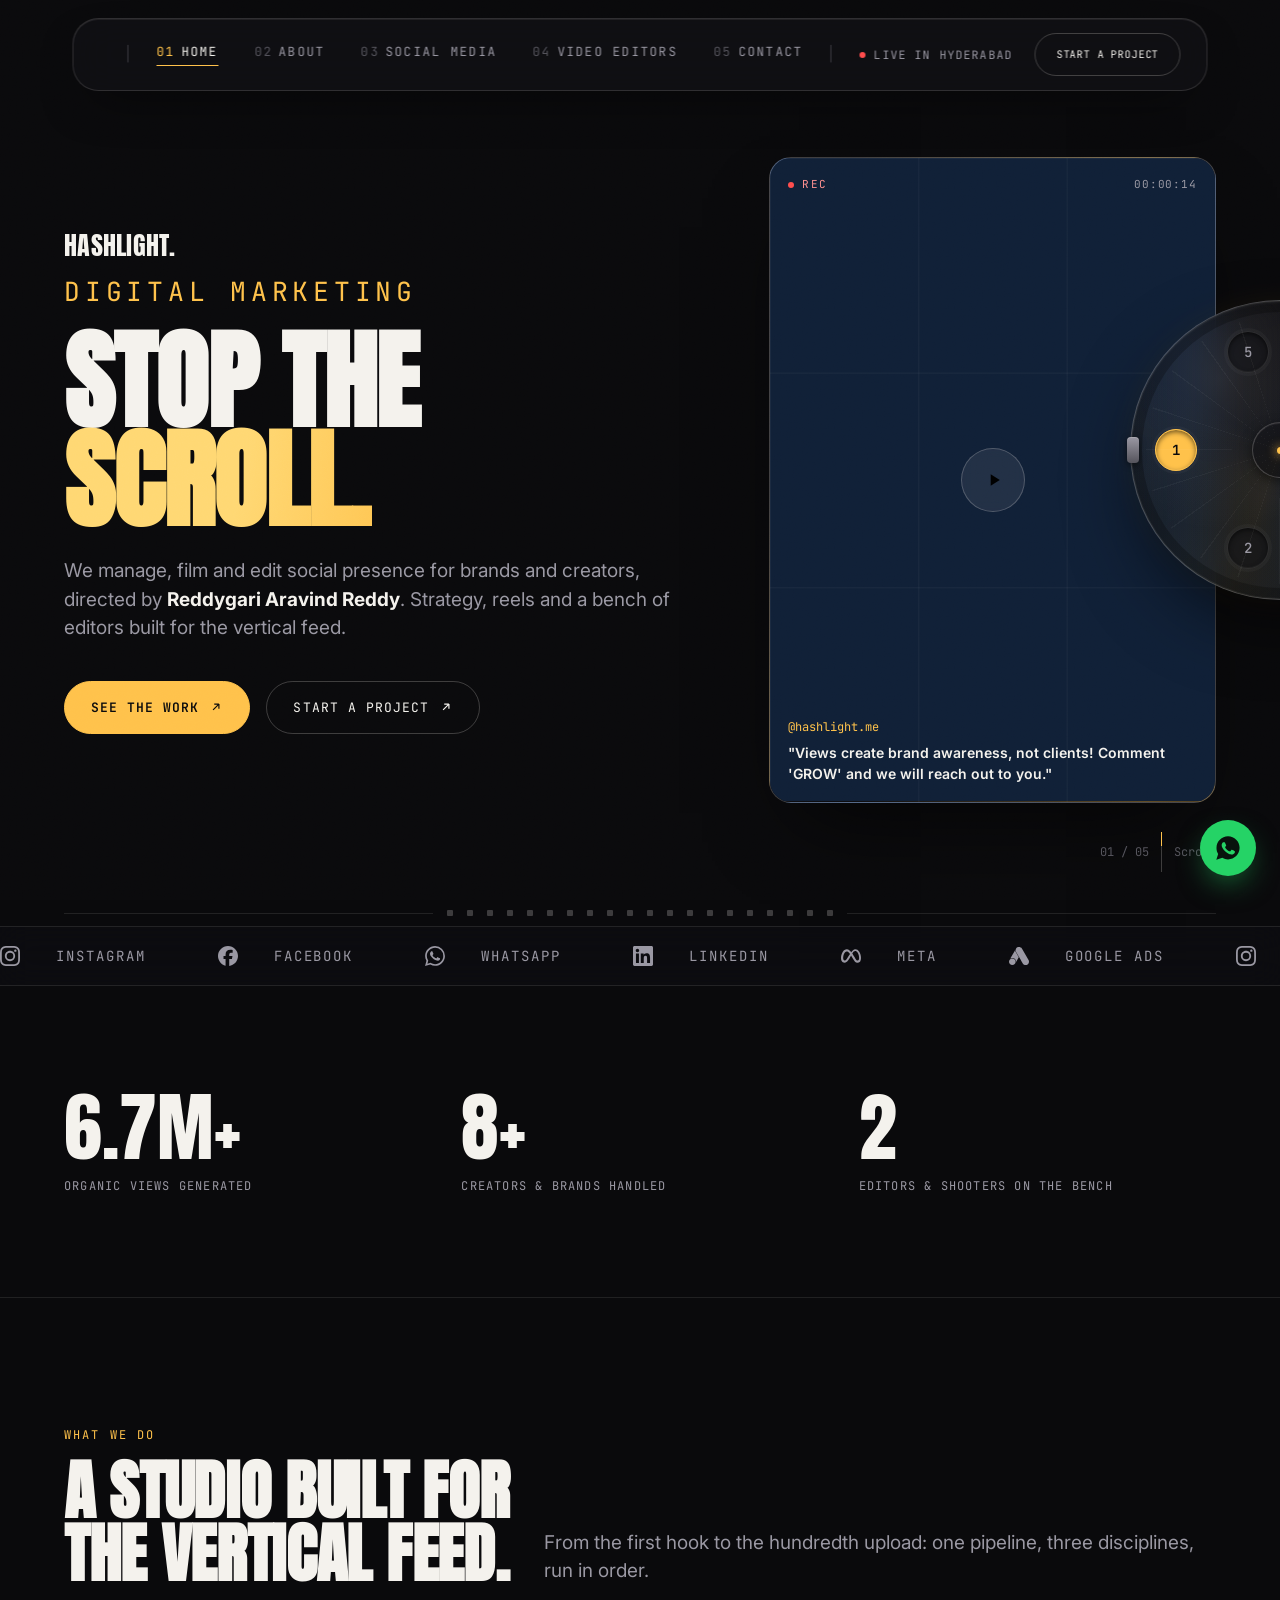
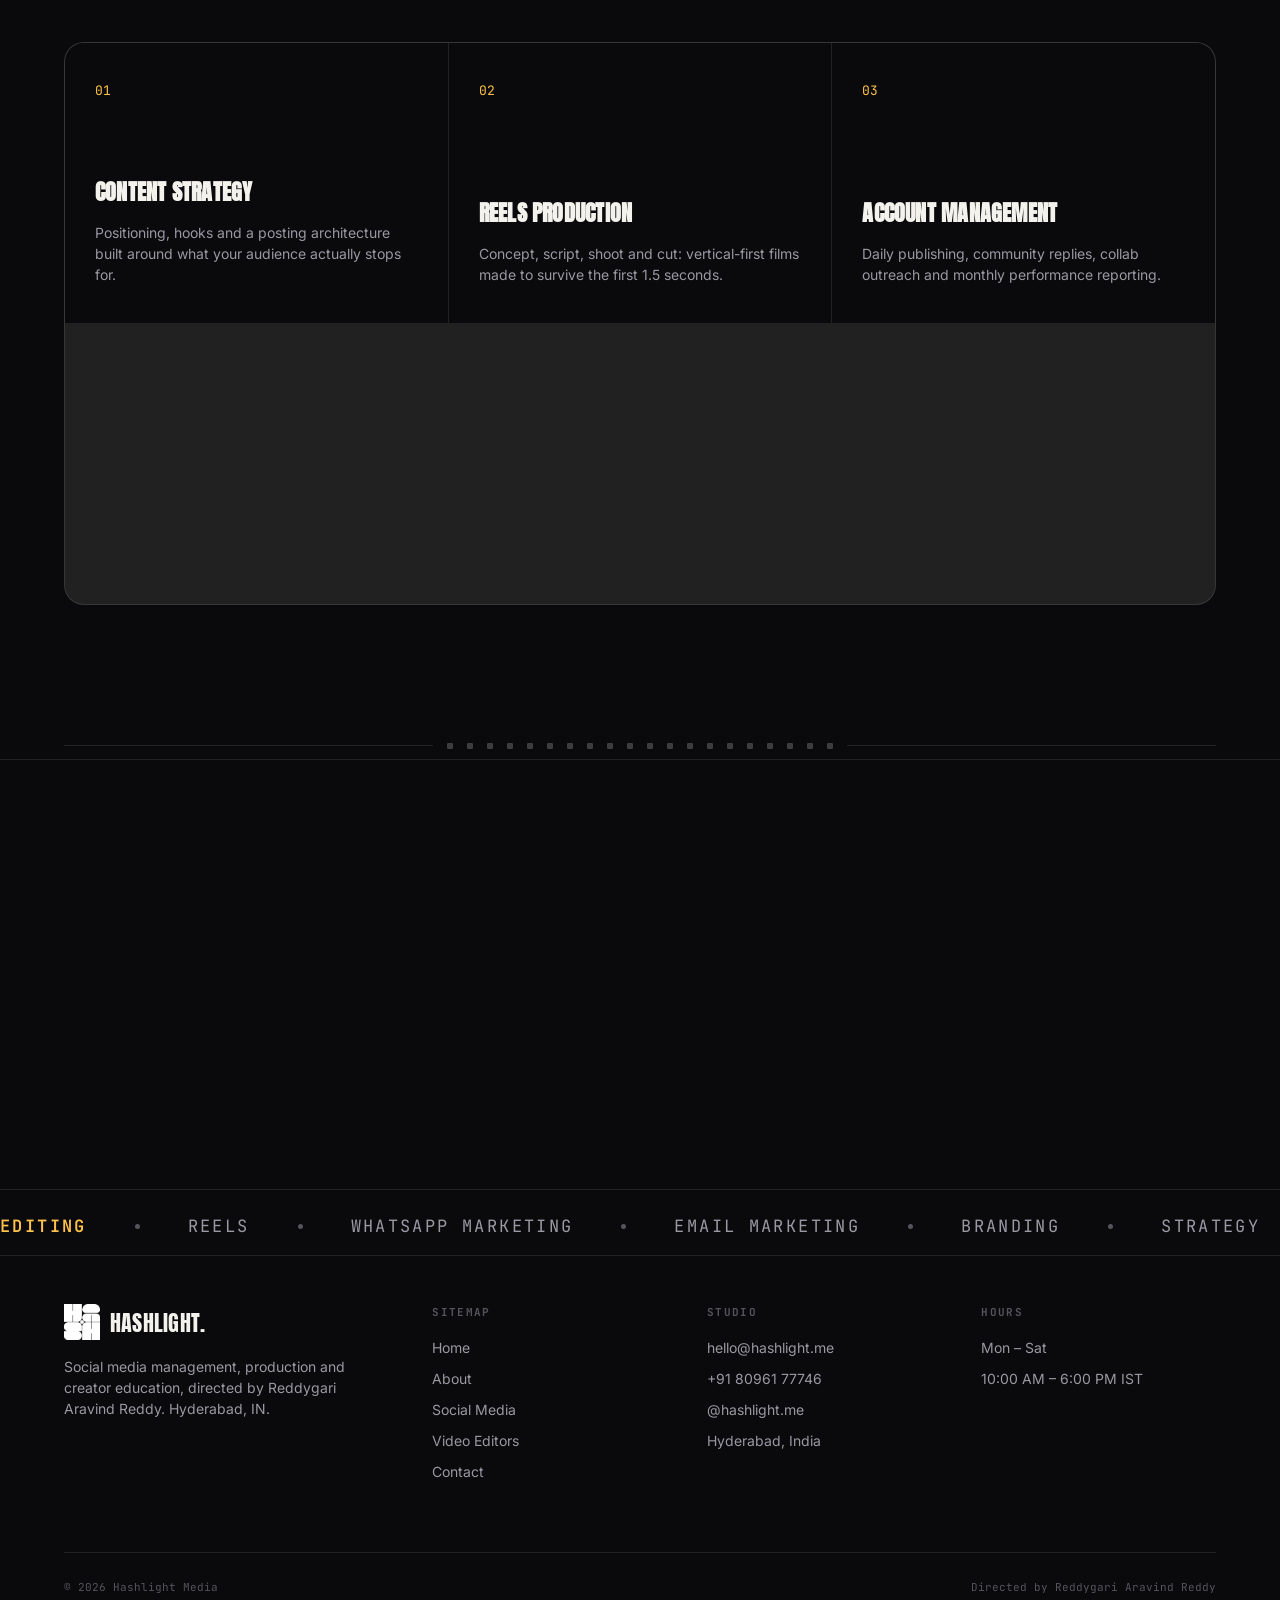
<file: index.html>
<!doctype html>
<html lang="en">
<head>
<meta charset="UTF-8">
<!-- Google Tag Manager -->
<script>(function(w,d,s,l,i){w[l]=w[l]||[];w[l].push({'gtm.start':
new Date().getTime(),event:'gtm.js'});var f=d.getElementsByTagName(s)[0],
j=d.createElement(s),dl=l!='dataLayer'?'&l='+l:'';j.async=true;j.src=
'https://www.googletagmanager.com/gtm.js?id='+i+dl;f.parentNode.insertBefore(j,f);
})(window,document,'script','dataLayer','GTM-NQJWLBSV');</script>
<!-- End Google Tag Manager -->
<!-- Google tag (gtag.js) -->
<script async src="https://www.googletagmanager.com/gtag/js?id=G-N0PJGK31D2"></script>
<script>
  window.dataLayer = window.dataLayer || [];
  function gtag(){dataLayer.push(arguments);}
  gtag('js', new Date());

  gtag('config', 'G-N0PJGK31D2');
</script>
<!-- Meta Pixel Code -->
<script>
!function(f,b,e,v,n,t,s)
{if(f.fbq)return;n=f.fbq=function(){n.callMethod?
n.callMethod.apply(n,arguments):n.queue.push(arguments)};
if(!f._fbq)f._fbq=n;n.push=n;n.loaded=!0;n.version='2.0';
n.queue=[];t=b.createElement(e);t.async=!0;
t.src=v;s=b.getElementsByTagName(e)[0];
s.parentNode.insertBefore(t,s)}(window, document,'script',
'https://connect.facebook.net/en_US/fbevents.js');
fbq('init', '1096933299700600');
fbq('track', 'PageView');
</script>
<noscript><img height="1" width="1" style="display:none"
src="https://www.facebook.com/tr?id=1096933299700600&ev=PageView&noscript=1"
/></noscript>
<!-- End Meta Pixel Code -->
<meta name="viewport" content="width=device-width, initial-scale=1">
<title>Hashlight | Social Media & Reels Agency, Hyderabad</title>
<meta name="description" content="Hyderabad creator-first social media studio — Reels production, Meta ad campaigns, content strategy and account management. 6.8M+ organic views generated.">
<link rel="canonical" href="https://hashlight.me/">
<meta name="robots" content="index, follow">
<meta name="theme-color" content="#0a0a0c">

<meta property="og:type" content="website">
<meta property="og:url" content="https://hashlight.me/">
<meta property="og:title" content="Hashlight | Social Media & Reels Agency, Hyderabad">
<meta property="og:description" content="Hyderabad creator-first social media studio — Reels production, Meta ad campaigns, content strategy and account management. 6.8M+ organic views generated.">
<meta property="og:image" content="https://hashlight.me/img/logos/og-image.png">
<meta property="og:locale" content="en_IN">
<meta property="og:site_name" content="Hashlight">

<meta name="twitter:card" content="summary_large_image">
<meta name="twitter:title" content="Hashlight | Social Media & Reels Agency, Hyderabad">
<meta name="twitter:description" content="Hyderabad creator-first social media studio — Reels production, Meta ad campaigns, content strategy and account management. 6.8M+ organic views generated.">
<meta name="twitter:image" content="https://hashlight.me/img/logos/og-image.png">

<link rel="icon" type="image/svg+xml" href="img/logos/icon.svg">
<link rel="icon" type="image/png" sizes="32x32" href="img/favicon.png">
<link rel="icon" type="image/png" sizes="192x192" href="img/favicon.png">
<link rel="apple-touch-icon" href="img/favicon.png">
<link rel="preconnect" href="https://fonts.googleapis.com">
<link rel="preconnect" href="https://fonts.gstatic.com" crossorigin>
<link rel="stylesheet" href="css/style.css">
<noscript><style>.reveal{opacity:1 !important; transform:none !important;}</style></noscript>

<script type="application/ld+json">
{
  "@context": "https://schema.org",
  "@type": "ProfessionalService",
  "@id": "https://hashlight.me/#business",
  "name": "Hashlight",
  "url": "https://hashlight.me/",
  "image": "https://hashlight.me/img/hashlight_logo1.png",
  "logo": "https://hashlight.me/img/hashlight_logo1.png",
  "description": "Creator-first social media management, reels production and creator education studio based in Hyderabad, India.",
  "email": "hello@hashlight.me",
  "telephone": "+91-80961-77746",
  "priceRange": "$$",
  "areaServed": "Hyderabad, India",
  "address": {
    "@type": "PostalAddress",
    "addressLocality": "Hyderabad",
    "addressRegion": "Telangana",
    "addressCountry": "IN"
  },
  "openingHoursSpecification": {
    "@type": "OpeningHoursSpecification",
    "dayOfWeek": ["Monday","Tuesday","Wednesday","Thursday","Friday","Saturday"],
    "opens": "10:00",
    "closes": "18:00"
  },
  "sameAs": [
    "https://www.instagram.com/hashlight.me/",
    "https://www.instagram.com/avii.fashion/"
  ],
  "founder": {
    "@type": "Person",
    "name": "Reddygari Aravind Reddy",
    "jobTitle": "Founder & Director",
    "sameAs": "https://www.instagram.com/avii.fashion/"
  },
  "hasOfferCatalog": {
    "@type": "OfferCatalog",
    "name": "Hashlight Services",
    "itemListElement": [
      { "@type": "Offer", "itemOffered": { "@type": "Service", "name": "Content Strategy" } },
      { "@type": "Offer", "itemOffered": { "@type": "Service", "name": "Reels Production" } },
      { "@type": "Offer", "itemOffered": { "@type": "Service", "name": "Account Management" } },
      { "@type": "Offer", "itemOffered": { "@type": "Service", "name": "Meta Ad Campaigns" } },
      { "@type": "Offer", "itemOffered": { "@type": "Service", "name": "WhatsApp Marketing" } },
      { "@type": "Offer", "itemOffered": { "@type": "Service", "name": "Email Marketing" } }
    ]
  }
}
</script>
</head>
<body>
<!-- Google Tag Manager (noscript) -->
<noscript><iframe src="https://www.googletagmanager.com/ns.html?id=GTM-NQJWLBSV"
height="0" width="0" style="display:none;visibility:hidden"></iframe></noscript>
<!-- End Google Tag Manager (noscript) -->

<div class="grain"></div>
<div class="flash-spot"></div>

<!-- ================= NAV ================= -->
<header class="site-nav">
  <a href="#home" class="logo"><img src="img/hashlight_logo1.png" alt="Hashlight" class="logo-mark"></a>
  <span class="nav-sep" aria-hidden="true">|</span>
  <nav class="nav-links">
    <a href="#home" data-index="01">Home</a>
    <a href="#about" data-index="02">About</a>
    <a href="#social-media" data-index="03">Social Media</a>
    <a href="#video-editors" data-index="04">Video Editors</a>
    <a href="#contact" data-index="05">Contact</a>
  </nav>
  <span class="nav-sep" aria-hidden="true">|</span>
  <div class="nav-cta">
    <span class="rec-tag"><span class="rec-dot"></span>Live in Hyderabad</span>
    <a href="#contact" class="btn btn-ghost js-start-project">Start a project</a>
  </div>
  <button class="nav-toggle" aria-label="Toggle menu"><span></span><span></span><span></span></button>
</header>

<!-- ================= 1. HOME ================= -->
<section id="home" class="hero wrap" data-dial="Home">
  <div class="hero-grid">
    <div>
      <p class="hero-eyebrow reveal in">
        <span>Hashlight.</span>
        <span>Digital Marketing</span>
      </p>
      <h1 class="h1 hero-title reveal in reveal-d1">Stop the<br><span class="flash">scroll.</span></h1>
      <p class="lede hero-sub reveal in reveal-d2">We manage, film and edit social presence for brands and creators, directed by <b style="color:var(--ink)">Reddygari Aravind Reddy</b>. Strategy, reels and a bench of editors built for the vertical feed.</p>
      <div class="hero-actions reveal in reveal-d3">
        <a href="#social-media" class="btn btn-primary">See the work
          <svg viewBox="0 0 24 24" fill="none" stroke="currentColor" stroke-width="2"><path d="M7 17L17 7M17 7H9M17 7V15"/></svg>
        </a>
        <a href="#contact" class="btn btn-ghost js-start-project">Start a project
          <svg viewBox="0 0 24 24" fill="none" stroke="currentColor" stroke-width="2"><path d="M7 17L17 7M17 7H9M17 7V15"/></svg>
        </a>
      </div>
    </div>

    <div class="reel-card reveal in reveal-d2">
      <video class="reel-video" id="hero-reel-video" src="video/hero-reel.mp4" muted loop autoplay playsinline preload="metadata" poster="img/poster-hero-reel.jpg"></video>
      <div class="grid-lines"></div>
      <div class="reel-top">
        <span class="rec-tag"><span class="rec-dot"></span>REC</span>
        <span>00:00:14</span>
      </div>
      <button type="button" class="reel-play" id="hero-reel-play" aria-label="Play reel">
        <svg class="icon-play" viewBox="0 0 24 24" fill="currentColor"><path d="M8 5v14l11-7z"/></svg>
        <svg class="icon-pause" viewBox="0 0 24 24" fill="currentColor"><path d="M6 5h4v14H6zM14 5h4v14h-4z"/></svg>
      </button>
      <div class="reel-bottom">
        <div class="handle">@hashlight.me</div>
        <div class="caption">"Views create brand awareness, not clients! Comment 'GROW' and we will reach out to you."</div>
      </div>
    </div>
  </div>

  <div class="scroll-cue">
    <span>01 / 05</span>
    <span class="track"></span>
    <span>Scroll</span>
  </div>
</section>

<div class="sprockets"><div class="sprockets-row">
  <i></i><i></i><i></i><i></i><i></i><i></i><i></i><i></i><i></i><i></i><i></i><i></i><i></i><i></i><i></i><i></i><i></i><i></i><i></i><i></i>
</div></div>

<!-- ================= TICKER ================= -->
<div class="ticker-wrap">
  <div class="ticker">
    <span><span class="footer-platform-item"><svg viewBox="0 0 24 24" fill="currentColor"><path d="M7.0301.084c-1.2768.0602-2.1487.264-2.911.5634-.7888.3075-1.4575.72-2.1228 1.3877-.6652.6677-1.075 1.3368-1.3802 2.127-.2954.7638-.4956 1.6365-.552 2.914-.0564 1.2775-.0689 1.6882-.0626 4.947.0062 3.2586.0206 3.6671.0825 4.9473.061 1.2765.264 2.1482.5635 2.9107.308.7889.72 1.4573 1.388 2.1228.6679.6655 1.3365 1.0743 2.1285 1.38.7632.295 1.6361.4961 2.9134.552 1.2773.056 1.6884.069 4.9462.0627 3.2578-.0062 3.668-.0207 4.9478-.0814 1.28-.0607 2.147-.2652 2.9098-.5633.7889-.3086 1.4578-.72 2.1228-1.3881.665-.6682 1.0745-1.3378 1.3795-2.1284.2957-.7632.4966-1.636.552-2.9124.056-1.2809.0692-1.6898.063-4.948-.0063-3.2583-.021-3.6668-.0817-4.9465-.0607-1.2797-.264-2.1487-.5633-2.9117-.3084-.7889-.72-1.4568-1.3876-2.1228C21.2982 1.33 20.628.9208 19.8378.6165 19.074.321 18.2017.1197 16.9244.0645 15.6471.0093 15.236-.005 11.977.0014 8.718.0076 8.31.0215 7.0301.0839m.1402 21.6932c-1.17-.0509-1.8053-.2453-2.2287-.408-.5606-.216-.96-.4771-1.3819-.895-.422-.4178-.6811-.8186-.9-1.378-.1644-.4234-.3624-1.058-.4171-2.228-.0595-1.2645-.072-1.6442-.079-4.848-.007-3.2037.0053-3.583.0607-4.848.05-1.169.2456-1.805.408-2.2282.216-.5613.4762-.96.895-1.3816.4188-.4217.8184-.6814 1.3783-.9003.423-.1651 1.0575-.3614 2.227-.4171 1.2655-.06 1.6447-.072 4.848-.079 3.2033-.007 3.5835.005 4.8495.0608 1.169.0508 1.8053.2445 2.228.408.5608.216.96.4754 1.3816.895.4217.4194.6816.8176.9005 1.3787.1653.4217.3617 1.056.4169 2.2263.0602 1.2655.0739 1.645.0796 4.848.0058 3.203-.0055 3.5834-.061 4.848-.051 1.17-.245 1.8055-.408 2.2294-.216.5604-.4763.96-.8954 1.3814-.419.4215-.8181.6811-1.3783.9-.4224.1649-1.0577.3617-2.2262.4174-1.2656.0595-1.6448.072-4.8493.079-3.2045.007-3.5825-.006-4.848-.0608M16.953 5.5864A1.44 1.44 0 1 0 18.39 4.144a1.44 1.44 0 0 0-1.437 1.4424M5.8385 12.012c.0067 3.4032 2.7706 6.1557 6.173 6.1493 3.4026-.0065 6.157-2.7701 6.1506-6.1733-.0065-3.4032-2.771-6.1565-6.174-6.1498-3.403.0067-6.156 2.771-6.1496 6.1738M8 12.0077a4 4 0 1 1 4.008 3.9921A3.9996 3.9996 0 0 1 8 12.0077"/></svg>Instagram</span><span class="footer-platform-item"><svg viewBox="0 0 24 24" fill="currentColor"><path d="M9.101 23.691v-7.98H6.627v-3.667h2.474v-1.58c0-4.085 1.848-5.978 5.858-5.978.401 0 .955.042 1.468.103a8.68 8.68 0 0 1 1.141.195v3.325a8.623 8.623 0 0 0-.653-.036 26.805 26.805 0 0 0-.733-.009c-.707 0-1.259.096-1.675.309a1.686 1.686 0 0 0-.679.622c-.258.42-.374.995-.374 1.752v1.297h3.919l-.386 2.103-.287 1.564h-3.246v8.245C19.396 23.238 24 18.179 24 12.044c0-6.627-5.373-12-12-12s-12 5.373-12 12c0 5.628 3.874 10.35 9.101 11.647Z"/></svg>Facebook</span><span class="footer-platform-item"><svg viewBox="0 0 24 24" fill="currentColor"><path d="M17.472 14.382c-.297-.149-1.758-.867-2.03-.967-.273-.099-.471-.148-.67.15-.197.297-.767.966-.94 1.164-.173.199-.347.223-.644.075-.297-.15-1.255-.463-2.39-1.475-.883-.788-1.48-1.761-1.653-2.059-.173-.297-.018-.458.13-.606.134-.133.298-.347.446-.52.149-.174.198-.298.298-.497.099-.198.05-.371-.025-.52-.075-.149-.669-1.612-.916-2.207-.242-.579-.487-.5-.669-.51-.173-.008-.371-.01-.57-.01-.198 0-.52.074-.792.372-.272.297-1.04 1.016-1.04 2.479 0 1.462 1.065 2.875 1.213 3.074.149.198 2.096 3.2 5.077 4.487.709.306 1.262.489 1.694.625.712.227 1.36.195 1.871.118.571-.085 1.758-.719 2.006-1.413.248-.694.248-1.289.173-1.413-.074-.124-.272-.198-.57-.347m-5.421 7.403h-.004a9.87 9.87 0 01-5.031-1.378l-.361-.214-3.741.982.998-3.648-.235-.374a9.86 9.86 0 01-1.51-5.26c.001-5.45 4.436-9.884 9.888-9.884 2.64 0 5.122 1.03 6.988 2.898a9.825 9.825 0 012.893 6.994c-.003 5.45-4.437 9.884-9.885 9.884m8.413-18.297A11.815 11.815 0 0012.05 0C5.495 0 .16 5.335.157 11.892c0 2.096.547 4.142 1.588 5.945L.057 24l6.305-1.654a11.882 11.882 0 005.683 1.448h.005c6.554 0 11.89-5.335 11.893-11.893a11.821 11.821 0 00-3.48-8.413Z"/></svg>WhatsApp</span><span class="footer-platform-item"><svg viewBox="0 0 24 24" fill="currentColor"><path d="M20.447 20.452h-3.554v-5.569c0-1.328-.027-3.037-1.852-3.037-1.853 0-2.136 1.445-2.136 2.939v5.667H9.351V9h3.414v1.561h.046c.477-.9 1.637-1.85 3.37-1.85 3.601 0 4.267 2.37 4.267 5.455v6.286zM5.337 7.433c-1.144 0-2.063-.926-2.063-2.065 0-1.138.92-2.063 2.063-2.063 1.14 0 2.064.925 2.064 2.063 0 1.139-.925 2.065-2.064 2.065zm1.782 13.019H3.555V9h3.564v11.452zM22.225 0H1.771C.792 0 0 .774 0 1.729v20.542C0 23.227.792 24 1.771 24h20.451C23.2 24 24 23.227 24 22.271V1.729C24 .774 23.2 0 22.222 0h.003z"/></svg>LinkedIn</span><span class="footer-platform-item"><svg viewBox="0 0 24 24" fill="currentColor"><path d="M6.915 4.03c-1.968 0-3.683 1.28-4.871 3.113C.704 9.208 0 11.883 0 14.449c0 .706.07 1.369.21 1.973a6.624 6.624 0 0 0 .265.86 5.297 5.297 0 0 0 .371.761c.696 1.159 1.818 1.927 3.593 1.927 1.497 0 2.633-.671 3.965-2.444.76-1.012 1.144-1.626 2.663-4.32l.756-1.339.186-.325c.061.1.121.196.183.3l2.152 3.595c.724 1.21 1.665 2.556 2.47 3.314 1.046.987 1.992 1.22 3.06 1.22 1.075 0 1.876-.355 2.455-.843a3.743 3.743 0 0 0 .81-.973c.542-.939.861-2.127.861-3.745 0-2.72-.681-5.357-2.084-7.45-1.282-1.912-2.957-2.93-4.716-2.93-1.047 0-2.088.467-3.053 1.308-.652.57-1.257 1.29-1.82 2.05-.69-.875-1.335-1.547-1.958-2.056-1.182-.966-2.315-1.303-3.454-1.303zm10.16 2.053c1.147 0 2.188.758 2.992 1.999 1.132 1.748 1.647 4.195 1.647 6.4 0 1.548-.368 2.9-1.839 2.9-.58 0-1.027-.23-1.664-1.004-.496-.601-1.343-1.878-2.832-4.358l-.617-1.028a44.908 44.908 0 0 0-1.255-1.98c.07-.109.141-.224.211-.327 1.12-1.667 2.118-2.602 3.358-2.602zm-10.201.553c1.265 0 2.058.791 2.675 1.446.307.327.737.871 1.234 1.579l-1.02 1.566c-.757 1.163-1.882 3.017-2.837 4.338-1.191 1.649-1.81 1.817-2.486 1.817-.524 0-1.038-.237-1.383-.794-.263-.426-.464-1.13-.464-2.046 0-2.221.63-4.535 1.66-6.088.454-.687.964-1.226 1.533-1.533a2.264 2.264 0 0 1 1.088-.285z"/></svg>Meta</span><span class="footer-platform-item"><svg viewBox="0 0 24 24" fill="currentColor"><path d="M3.9998 22.9291C1.7908 22.9291 0 21.1383 0 18.9293s1.7908-3.9998 3.9998-3.9998 3.9998 1.7908 3.9998 3.9998-1.7908 3.9998-3.9998 3.9998zm19.4643-6.0004L15.4632 3.072C14.3586 1.1587 11.9121.5028 9.9988 1.6074S7.4295 5.1585 8.5341 7.0718l8.0009 13.8567c1.1046 1.9133 3.5511 2.5679 5.4644 1.4646 1.9134-1.1046 2.568-3.5511 1.4647-5.4644zM7.5137 4.8438L1.5645 15.1484A4.5 4.5 0 0 1 4 14.4297c2.5597-.0075 4.6248 2.1585 4.4941 4.7148l3.2168-5.5723-3.6094-6.25c-.4499-.7793-.6322-1.6394-.5878-2.4784z"/></svg>Google Ads</span><span class="footer-platform-item"><svg viewBox="0 0 24 24" fill="currentColor"><path d="M7.0301.084c-1.2768.0602-2.1487.264-2.911.5634-.7888.3075-1.4575.72-2.1228 1.3877-.6652.6677-1.075 1.3368-1.3802 2.127-.2954.7638-.4956 1.6365-.552 2.914-.0564 1.2775-.0689 1.6882-.0626 4.947.0062 3.2586.0206 3.6671.0825 4.9473.061 1.2765.264 2.1482.5635 2.9107.308.7889.72 1.4573 1.388 2.1228.6679.6655 1.3365 1.0743 2.1285 1.38.7632.295 1.6361.4961 2.9134.552 1.2773.056 1.6884.069 4.9462.0627 3.2578-.0062 3.668-.0207 4.9478-.0814 1.28-.0607 2.147-.2652 2.9098-.5633.7889-.3086 1.4578-.72 2.1228-1.3881.665-.6682 1.0745-1.3378 1.3795-2.1284.2957-.7632.4966-1.636.552-2.9124.056-1.2809.0692-1.6898.063-4.948-.0063-3.2583-.021-3.6668-.0817-4.9465-.0607-1.2797-.264-2.1487-.5633-2.9117-.3084-.7889-.72-1.4568-1.3876-2.1228C21.2982 1.33 20.628.9208 19.8378.6165 19.074.321 18.2017.1197 16.9244.0645 15.6471.0093 15.236-.005 11.977.0014 8.718.0076 8.31.0215 7.0301.0839m.1402 21.6932c-1.17-.0509-1.8053-.2453-2.2287-.408-.5606-.216-.96-.4771-1.3819-.895-.422-.4178-.6811-.8186-.9-1.378-.1644-.4234-.3624-1.058-.4171-2.228-.0595-1.2645-.072-1.6442-.079-4.848-.007-3.2037.0053-3.583.0607-4.848.05-1.169.2456-1.805.408-2.2282.216-.5613.4762-.96.895-1.3816.4188-.4217.8184-.6814 1.3783-.9003.423-.1651 1.0575-.3614 2.227-.4171 1.2655-.06 1.6447-.072 4.848-.079 3.2033-.007 3.5835.005 4.8495.0608 1.169.0508 1.8053.2445 2.228.408.5608.216.96.4754 1.3816.895.4217.4194.6816.8176.9005 1.3787.1653.4217.3617 1.056.4169 2.2263.0602 1.2655.0739 1.645.0796 4.848.0058 3.203-.0055 3.5834-.061 4.848-.051 1.17-.245 1.8055-.408 2.2294-.216.5604-.4763.96-.8954 1.3814-.419.4215-.8181.6811-1.3783.9-.4224.1649-1.0577.3617-2.2262.4174-1.2656.0595-1.6448.072-4.8493.079-3.2045.007-3.5825-.006-4.848-.0608M16.953 5.5864A1.44 1.44 0 1 0 18.39 4.144a1.44 1.44 0 0 0-1.437 1.4424M5.8385 12.012c.0067 3.4032 2.7706 6.1557 6.173 6.1493 3.4026-.0065 6.157-2.7701 6.1506-6.1733-.0065-3.4032-2.771-6.1565-6.174-6.1498-3.403.0067-6.156 2.771-6.1496 6.1738M8 12.0077a4 4 0 1 1 4.008 3.9921A3.9996 3.9996 0 0 1 8 12.0077"/></svg>Instagram</span><span class="footer-platform-item"><svg viewBox="0 0 24 24" fill="currentColor"><path d="M9.101 23.691v-7.98H6.627v-3.667h2.474v-1.58c0-4.085 1.848-5.978 5.858-5.978.401 0 .955.042 1.468.103a8.68 8.68 0 0 1 1.141.195v3.325a8.623 8.623 0 0 0-.653-.036 26.805 26.805 0 0 0-.733-.009c-.707 0-1.259.096-1.675.309a1.686 1.686 0 0 0-.679.622c-.258.42-.374.995-.374 1.752v1.297h3.919l-.386 2.103-.287 1.564h-3.246v8.245C19.396 23.238 24 18.179 24 12.044c0-6.627-5.373-12-12-12s-12 5.373-12 12c0 5.628 3.874 10.35 9.101 11.647Z"/></svg>Facebook</span><span class="footer-platform-item"><svg viewBox="0 0 24 24" fill="currentColor"><path d="M17.472 14.382c-.297-.149-1.758-.867-2.03-.967-.273-.099-.471-.148-.67.15-.197.297-.767.966-.94 1.164-.173.199-.347.223-.644.075-.297-.15-1.255-.463-2.39-1.475-.883-.788-1.48-1.761-1.653-2.059-.173-.297-.018-.458.13-.606.134-.133.298-.347.446-.52.149-.174.198-.298.298-.497.099-.198.05-.371-.025-.52-.075-.149-.669-1.612-.916-2.207-.242-.579-.487-.5-.669-.51-.173-.008-.371-.01-.57-.01-.198 0-.52.074-.792.372-.272.297-1.04 1.016-1.04 2.479 0 1.462 1.065 2.875 1.213 3.074.149.198 2.096 3.2 5.077 4.487.709.306 1.262.489 1.694.625.712.227 1.36.195 1.871.118.571-.085 1.758-.719 2.006-1.413.248-.694.248-1.289.173-1.413-.074-.124-.272-.198-.57-.347m-5.421 7.403h-.004a9.87 9.87 0 01-5.031-1.378l-.361-.214-3.741.982.998-3.648-.235-.374a9.86 9.86 0 01-1.51-5.26c.001-5.45 4.436-9.884 9.888-9.884 2.64 0 5.122 1.03 6.988 2.898a9.825 9.825 0 012.893 6.994c-.003 5.45-4.437 9.884-9.885 9.884m8.413-18.297A11.815 11.815 0 0012.05 0C5.495 0 .16 5.335.157 11.892c0 2.096.547 4.142 1.588 5.945L.057 24l6.305-1.654a11.882 11.882 0 005.683 1.448h.005c6.554 0 11.89-5.335 11.893-11.893a11.821 11.821 0 00-3.48-8.413Z"/></svg>WhatsApp</span><span class="footer-platform-item"><svg viewBox="0 0 24 24" fill="currentColor"><path d="M20.447 20.452h-3.554v-5.569c0-1.328-.027-3.037-1.852-3.037-1.853 0-2.136 1.445-2.136 2.939v5.667H9.351V9h3.414v1.561h.046c.477-.9 1.637-1.85 3.37-1.85 3.601 0 4.267 2.37 4.267 5.455v6.286zM5.337 7.433c-1.144 0-2.063-.926-2.063-2.065 0-1.138.92-2.063 2.063-2.063 1.14 0 2.064.925 2.064 2.063 0 1.139-.925 2.065-2.064 2.065zm1.782 13.019H3.555V9h3.564v11.452zM22.225 0H1.771C.792 0 0 .774 0 1.729v20.542C0 23.227.792 24 1.771 24h20.451C23.2 24 24 23.227 24 22.271V1.729C24 .774 23.2 0 22.222 0h.003z"/></svg>LinkedIn</span><span class="footer-platform-item"><svg viewBox="0 0 24 24" fill="currentColor"><path d="M6.915 4.03c-1.968 0-3.683 1.28-4.871 3.113C.704 9.208 0 11.883 0 14.449c0 .706.07 1.369.21 1.973a6.624 6.624 0 0 0 .265.86 5.297 5.297 0 0 0 .371.761c.696 1.159 1.818 1.927 3.593 1.927 1.497 0 2.633-.671 3.965-2.444.76-1.012 1.144-1.626 2.663-4.32l.756-1.339.186-.325c.061.1.121.196.183.3l2.152 3.595c.724 1.21 1.665 2.556 2.47 3.314 1.046.987 1.992 1.22 3.06 1.22 1.075 0 1.876-.355 2.455-.843a3.743 3.743 0 0 0 .81-.973c.542-.939.861-2.127.861-3.745 0-2.72-.681-5.357-2.084-7.45-1.282-1.912-2.957-2.93-4.716-2.93-1.047 0-2.088.467-3.053 1.308-.652.57-1.257 1.29-1.82 2.05-.69-.875-1.335-1.547-1.958-2.056-1.182-.966-2.315-1.303-3.454-1.303zm10.16 2.053c1.147 0 2.188.758 2.992 1.999 1.132 1.748 1.647 4.195 1.647 6.4 0 1.548-.368 2.9-1.839 2.9-.58 0-1.027-.23-1.664-1.004-.496-.601-1.343-1.878-2.832-4.358l-.617-1.028a44.908 44.908 0 0 0-1.255-1.98c.07-.109.141-.224.211-.327 1.12-1.667 2.118-2.602 3.358-2.602zm-10.201.553c1.265 0 2.058.791 2.675 1.446.307.327.737.871 1.234 1.579l-1.02 1.566c-.757 1.163-1.882 3.017-2.837 4.338-1.191 1.649-1.81 1.817-2.486 1.817-.524 0-1.038-.237-1.383-.794-.263-.426-.464-1.13-.464-2.046 0-2.221.63-4.535 1.66-6.088.454-.687.964-1.226 1.533-1.533a2.264 2.264 0 0 1 1.088-.285z"/></svg>Meta</span><span class="footer-platform-item"><svg viewBox="0 0 24 24" fill="currentColor"><path d="M3.9998 22.9291C1.7908 22.9291 0 21.1383 0 18.9293s1.7908-3.9998 3.9998-3.9998 3.9998 1.7908 3.9998 3.9998-1.7908 3.9998-3.9998 3.9998zm19.4643-6.0004L15.4632 3.072C14.3586 1.1587 11.9121.5028 9.9988 1.6074S7.4295 5.1585 8.5341 7.0718l8.0009 13.8567c1.1046 1.9133 3.5511 2.5679 5.4644 1.4646 1.9134-1.1046 2.568-3.5511 1.4647-5.4644zM7.5137 4.8438L1.5645 15.1484A4.5 4.5 0 0 1 4 14.4297c2.5597-.0075 4.6248 2.1585 4.4941 4.7148l3.2168-5.5723-3.6094-6.25c-.4499-.7793-.6322-1.6394-.5878-2.4784z"/></svg>Google Ads</span></span>
    <span><span class="footer-platform-item"><svg viewBox="0 0 24 24" fill="currentColor"><path d="M7.0301.084c-1.2768.0602-2.1487.264-2.911.5634-.7888.3075-1.4575.72-2.1228 1.3877-.6652.6677-1.075 1.3368-1.3802 2.127-.2954.7638-.4956 1.6365-.552 2.914-.0564 1.2775-.0689 1.6882-.0626 4.947.0062 3.2586.0206 3.6671.0825 4.9473.061 1.2765.264 2.1482.5635 2.9107.308.7889.72 1.4573 1.388 2.1228.6679.6655 1.3365 1.0743 2.1285 1.38.7632.295 1.6361.4961 2.9134.552 1.2773.056 1.6884.069 4.9462.0627 3.2578-.0062 3.668-.0207 4.9478-.0814 1.28-.0607 2.147-.2652 2.9098-.5633.7889-.3086 1.4578-.72 2.1228-1.3881.665-.6682 1.0745-1.3378 1.3795-2.1284.2957-.7632.4966-1.636.552-2.9124.056-1.2809.0692-1.6898.063-4.948-.0063-3.2583-.021-3.6668-.0817-4.9465-.0607-1.2797-.264-2.1487-.5633-2.9117-.3084-.7889-.72-1.4568-1.3876-2.1228C21.2982 1.33 20.628.9208 19.8378.6165 19.074.321 18.2017.1197 16.9244.0645 15.6471.0093 15.236-.005 11.977.0014 8.718.0076 8.31.0215 7.0301.0839m.1402 21.6932c-1.17-.0509-1.8053-.2453-2.2287-.408-.5606-.216-.96-.4771-1.3819-.895-.422-.4178-.6811-.8186-.9-1.378-.1644-.4234-.3624-1.058-.4171-2.228-.0595-1.2645-.072-1.6442-.079-4.848-.007-3.2037.0053-3.583.0607-4.848.05-1.169.2456-1.805.408-2.2282.216-.5613.4762-.96.895-1.3816.4188-.4217.8184-.6814 1.3783-.9003.423-.1651 1.0575-.3614 2.227-.4171 1.2655-.06 1.6447-.072 4.848-.079 3.2033-.007 3.5835.005 4.8495.0608 1.169.0508 1.8053.2445 2.228.408.5608.216.96.4754 1.3816.895.4217.4194.6816.8176.9005 1.3787.1653.4217.3617 1.056.4169 2.2263.0602 1.2655.0739 1.645.0796 4.848.0058 3.203-.0055 3.5834-.061 4.848-.051 1.17-.245 1.8055-.408 2.2294-.216.5604-.4763.96-.8954 1.3814-.419.4215-.8181.6811-1.3783.9-.4224.1649-1.0577.3617-2.2262.4174-1.2656.0595-1.6448.072-4.8493.079-3.2045.007-3.5825-.006-4.848-.0608M16.953 5.5864A1.44 1.44 0 1 0 18.39 4.144a1.44 1.44 0 0 0-1.437 1.4424M5.8385 12.012c.0067 3.4032 2.7706 6.1557 6.173 6.1493 3.4026-.0065 6.157-2.7701 6.1506-6.1733-.0065-3.4032-2.771-6.1565-6.174-6.1498-3.403.0067-6.156 2.771-6.1496 6.1738M8 12.0077a4 4 0 1 1 4.008 3.9921A3.9996 3.9996 0 0 1 8 12.0077"/></svg>Instagram</span><span class="footer-platform-item"><svg viewBox="0 0 24 24" fill="currentColor"><path d="M9.101 23.691v-7.98H6.627v-3.667h2.474v-1.58c0-4.085 1.848-5.978 5.858-5.978.401 0 .955.042 1.468.103a8.68 8.68 0 0 1 1.141.195v3.325a8.623 8.623 0 0 0-.653-.036 26.805 26.805 0 0 0-.733-.009c-.707 0-1.259.096-1.675.309a1.686 1.686 0 0 0-.679.622c-.258.42-.374.995-.374 1.752v1.297h3.919l-.386 2.103-.287 1.564h-3.246v8.245C19.396 23.238 24 18.179 24 12.044c0-6.627-5.373-12-12-12s-12 5.373-12 12c0 5.628 3.874 10.35 9.101 11.647Z"/></svg>Facebook</span><span class="footer-platform-item"><svg viewBox="0 0 24 24" fill="currentColor"><path d="M17.472 14.382c-.297-.149-1.758-.867-2.03-.967-.273-.099-.471-.148-.67.15-.197.297-.767.966-.94 1.164-.173.199-.347.223-.644.075-.297-.15-1.255-.463-2.39-1.475-.883-.788-1.48-1.761-1.653-2.059-.173-.297-.018-.458.13-.606.134-.133.298-.347.446-.52.149-.174.198-.298.298-.497.099-.198.05-.371-.025-.52-.075-.149-.669-1.612-.916-2.207-.242-.579-.487-.5-.669-.51-.173-.008-.371-.01-.57-.01-.198 0-.52.074-.792.372-.272.297-1.04 1.016-1.04 2.479 0 1.462 1.065 2.875 1.213 3.074.149.198 2.096 3.2 5.077 4.487.709.306 1.262.489 1.694.625.712.227 1.36.195 1.871.118.571-.085 1.758-.719 2.006-1.413.248-.694.248-1.289.173-1.413-.074-.124-.272-.198-.57-.347m-5.421 7.403h-.004a9.87 9.87 0 01-5.031-1.378l-.361-.214-3.741.982.998-3.648-.235-.374a9.86 9.86 0 01-1.51-5.26c.001-5.45 4.436-9.884 9.888-9.884 2.64 0 5.122 1.03 6.988 2.898a9.825 9.825 0 012.893 6.994c-.003 5.45-4.437 9.884-9.885 9.884m8.413-18.297A11.815 11.815 0 0012.05 0C5.495 0 .16 5.335.157 11.892c0 2.096.547 4.142 1.588 5.945L.057 24l6.305-1.654a11.882 11.882 0 005.683 1.448h.005c6.554 0 11.89-5.335 11.893-11.893a11.821 11.821 0 00-3.48-8.413Z"/></svg>WhatsApp</span><span class="footer-platform-item"><svg viewBox="0 0 24 24" fill="currentColor"><path d="M20.447 20.452h-3.554v-5.569c0-1.328-.027-3.037-1.852-3.037-1.853 0-2.136 1.445-2.136 2.939v5.667H9.351V9h3.414v1.561h.046c.477-.9 1.637-1.85 3.37-1.85 3.601 0 4.267 2.37 4.267 5.455v6.286zM5.337 7.433c-1.144 0-2.063-.926-2.063-2.065 0-1.138.92-2.063 2.063-2.063 1.14 0 2.064.925 2.064 2.063 0 1.139-.925 2.065-2.064 2.065zm1.782 13.019H3.555V9h3.564v11.452zM22.225 0H1.771C.792 0 0 .774 0 1.729v20.542C0 23.227.792 24 1.771 24h20.451C23.2 24 24 23.227 24 22.271V1.729C24 .774 23.2 0 22.222 0h.003z"/></svg>LinkedIn</span><span class="footer-platform-item"><svg viewBox="0 0 24 24" fill="currentColor"><path d="M6.915 4.03c-1.968 0-3.683 1.28-4.871 3.113C.704 9.208 0 11.883 0 14.449c0 .706.07 1.369.21 1.973a6.624 6.624 0 0 0 .265.86 5.297 5.297 0 0 0 .371.761c.696 1.159 1.818 1.927 3.593 1.927 1.497 0 2.633-.671 3.965-2.444.76-1.012 1.144-1.626 2.663-4.32l.756-1.339.186-.325c.061.1.121.196.183.3l2.152 3.595c.724 1.21 1.665 2.556 2.47 3.314 1.046.987 1.992 1.22 3.06 1.22 1.075 0 1.876-.355 2.455-.843a3.743 3.743 0 0 0 .81-.973c.542-.939.861-2.127.861-3.745 0-2.72-.681-5.357-2.084-7.45-1.282-1.912-2.957-2.93-4.716-2.93-1.047 0-2.088.467-3.053 1.308-.652.57-1.257 1.29-1.82 2.05-.69-.875-1.335-1.547-1.958-2.056-1.182-.966-2.315-1.303-3.454-1.303zm10.16 2.053c1.147 0 2.188.758 2.992 1.999 1.132 1.748 1.647 4.195 1.647 6.4 0 1.548-.368 2.9-1.839 2.9-.58 0-1.027-.23-1.664-1.004-.496-.601-1.343-1.878-2.832-4.358l-.617-1.028a44.908 44.908 0 0 0-1.255-1.98c.07-.109.141-.224.211-.327 1.12-1.667 2.118-2.602 3.358-2.602zm-10.201.553c1.265 0 2.058.791 2.675 1.446.307.327.737.871 1.234 1.579l-1.02 1.566c-.757 1.163-1.882 3.017-2.837 4.338-1.191 1.649-1.81 1.817-2.486 1.817-.524 0-1.038-.237-1.383-.794-.263-.426-.464-1.13-.464-2.046 0-2.221.63-4.535 1.66-6.088.454-.687.964-1.226 1.533-1.533a2.264 2.264 0 0 1 1.088-.285z"/></svg>Meta</span><span class="footer-platform-item"><svg viewBox="0 0 24 24" fill="currentColor"><path d="M3.9998 22.9291C1.7908 22.9291 0 21.1383 0 18.9293s1.7908-3.9998 3.9998-3.9998 3.9998 1.7908 3.9998 3.9998-1.7908 3.9998-3.9998 3.9998zm19.4643-6.0004L15.4632 3.072C14.3586 1.1587 11.9121.5028 9.9988 1.6074S7.4295 5.1585 8.5341 7.0718l8.0009 13.8567c1.1046 1.9133 3.5511 2.5679 5.4644 1.4646 1.9134-1.1046 2.568-3.5511 1.4647-5.4644zM7.5137 4.8438L1.5645 15.1484A4.5 4.5 0 0 1 4 14.4297c2.5597-.0075 4.6248 2.1585 4.4941 4.7148l3.2168-5.5723-3.6094-6.25c-.4499-.7793-.6322-1.6394-.5878-2.4784z"/></svg>Google Ads</span><span class="footer-platform-item"><svg viewBox="0 0 24 24" fill="currentColor"><path d="M7.0301.084c-1.2768.0602-2.1487.264-2.911.5634-.7888.3075-1.4575.72-2.1228 1.3877-.6652.6677-1.075 1.3368-1.3802 2.127-.2954.7638-.4956 1.6365-.552 2.914-.0564 1.2775-.0689 1.6882-.0626 4.947.0062 3.2586.0206 3.6671.0825 4.9473.061 1.2765.264 2.1482.5635 2.9107.308.7889.72 1.4573 1.388 2.1228.6679.6655 1.3365 1.0743 2.1285 1.38.7632.295 1.6361.4961 2.9134.552 1.2773.056 1.6884.069 4.9462.0627 3.2578-.0062 3.668-.0207 4.9478-.0814 1.28-.0607 2.147-.2652 2.9098-.5633.7889-.3086 1.4578-.72 2.1228-1.3881.665-.6682 1.0745-1.3378 1.3795-2.1284.2957-.7632.4966-1.636.552-2.9124.056-1.2809.0692-1.6898.063-4.948-.0063-3.2583-.021-3.6668-.0817-4.9465-.0607-1.2797-.264-2.1487-.5633-2.9117-.3084-.7889-.72-1.4568-1.3876-2.1228C21.2982 1.33 20.628.9208 19.8378.6165 19.074.321 18.2017.1197 16.9244.0645 15.6471.0093 15.236-.005 11.977.0014 8.718.0076 8.31.0215 7.0301.0839m.1402 21.6932c-1.17-.0509-1.8053-.2453-2.2287-.408-.5606-.216-.96-.4771-1.3819-.895-.422-.4178-.6811-.8186-.9-1.378-.1644-.4234-.3624-1.058-.4171-2.228-.0595-1.2645-.072-1.6442-.079-4.848-.007-3.2037.0053-3.583.0607-4.848.05-1.169.2456-1.805.408-2.2282.216-.5613.4762-.96.895-1.3816.4188-.4217.8184-.6814 1.3783-.9003.423-.1651 1.0575-.3614 2.227-.4171 1.2655-.06 1.6447-.072 4.848-.079 3.2033-.007 3.5835.005 4.8495.0608 1.169.0508 1.8053.2445 2.228.408.5608.216.96.4754 1.3816.895.4217.4194.6816.8176.9005 1.3787.1653.4217.3617 1.056.4169 2.2263.0602 1.2655.0739 1.645.0796 4.848.0058 3.203-.0055 3.5834-.061 4.848-.051 1.17-.245 1.8055-.408 2.2294-.216.5604-.4763.96-.8954 1.3814-.419.4215-.8181.6811-1.3783.9-.4224.1649-1.0577.3617-2.2262.4174-1.2656.0595-1.6448.072-4.8493.079-3.2045.007-3.5825-.006-4.848-.0608M16.953 5.5864A1.44 1.44 0 1 0 18.39 4.144a1.44 1.44 0 0 0-1.437 1.4424M5.8385 12.012c.0067 3.4032 2.7706 6.1557 6.173 6.1493 3.4026-.0065 6.157-2.7701 6.1506-6.1733-.0065-3.4032-2.771-6.1565-6.174-6.1498-3.403.0067-6.156 2.771-6.1496 6.1738M8 12.0077a4 4 0 1 1 4.008 3.9921A3.9996 3.9996 0 0 1 8 12.0077"/></svg>Instagram</span><span class="footer-platform-item"><svg viewBox="0 0 24 24" fill="currentColor"><path d="M9.101 23.691v-7.98H6.627v-3.667h2.474v-1.58c0-4.085 1.848-5.978 5.858-5.978.401 0 .955.042 1.468.103a8.68 8.68 0 0 1 1.141.195v3.325a8.623 8.623 0 0 0-.653-.036 26.805 26.805 0 0 0-.733-.009c-.707 0-1.259.096-1.675.309a1.686 1.686 0 0 0-.679.622c-.258.42-.374.995-.374 1.752v1.297h3.919l-.386 2.103-.287 1.564h-3.246v8.245C19.396 23.238 24 18.179 24 12.044c0-6.627-5.373-12-12-12s-12 5.373-12 12c0 5.628 3.874 10.35 9.101 11.647Z"/></svg>Facebook</span><span class="footer-platform-item"><svg viewBox="0 0 24 24" fill="currentColor"><path d="M17.472 14.382c-.297-.149-1.758-.867-2.03-.967-.273-.099-.471-.148-.67.15-.197.297-.767.966-.94 1.164-.173.199-.347.223-.644.075-.297-.15-1.255-.463-2.39-1.475-.883-.788-1.48-1.761-1.653-2.059-.173-.297-.018-.458.13-.606.134-.133.298-.347.446-.52.149-.174.198-.298.298-.497.099-.198.05-.371-.025-.52-.075-.149-.669-1.612-.916-2.207-.242-.579-.487-.5-.669-.51-.173-.008-.371-.01-.57-.01-.198 0-.52.074-.792.372-.272.297-1.04 1.016-1.04 2.479 0 1.462 1.065 2.875 1.213 3.074.149.198 2.096 3.2 5.077 4.487.709.306 1.262.489 1.694.625.712.227 1.36.195 1.871.118.571-.085 1.758-.719 2.006-1.413.248-.694.248-1.289.173-1.413-.074-.124-.272-.198-.57-.347m-5.421 7.403h-.004a9.87 9.87 0 01-5.031-1.378l-.361-.214-3.741.982.998-3.648-.235-.374a9.86 9.86 0 01-1.51-5.26c.001-5.45 4.436-9.884 9.888-9.884 2.64 0 5.122 1.03 6.988 2.898a9.825 9.825 0 012.893 6.994c-.003 5.45-4.437 9.884-9.885 9.884m8.413-18.297A11.815 11.815 0 0012.05 0C5.495 0 .16 5.335.157 11.892c0 2.096.547 4.142 1.588 5.945L.057 24l6.305-1.654a11.882 11.882 0 005.683 1.448h.005c6.554 0 11.89-5.335 11.893-11.893a11.821 11.821 0 00-3.48-8.413Z"/></svg>WhatsApp</span><span class="footer-platform-item"><svg viewBox="0 0 24 24" fill="currentColor"><path d="M20.447 20.452h-3.554v-5.569c0-1.328-.027-3.037-1.852-3.037-1.853 0-2.136 1.445-2.136 2.939v5.667H9.351V9h3.414v1.561h.046c.477-.9 1.637-1.85 3.37-1.85 3.601 0 4.267 2.37 4.267 5.455v6.286zM5.337 7.433c-1.144 0-2.063-.926-2.063-2.065 0-1.138.92-2.063 2.063-2.063 1.14 0 2.064.925 2.064 2.063 0 1.139-.925 2.065-2.064 2.065zm1.782 13.019H3.555V9h3.564v11.452zM22.225 0H1.771C.792 0 0 .774 0 1.729v20.542C0 23.227.792 24 1.771 24h20.451C23.2 24 24 23.227 24 22.271V1.729C24 .774 23.2 0 22.222 0h.003z"/></svg>LinkedIn</span><span class="footer-platform-item"><svg viewBox="0 0 24 24" fill="currentColor"><path d="M6.915 4.03c-1.968 0-3.683 1.28-4.871 3.113C.704 9.208 0 11.883 0 14.449c0 .706.07 1.369.21 1.973a6.624 6.624 0 0 0 .265.86 5.297 5.297 0 0 0 .371.761c.696 1.159 1.818 1.927 3.593 1.927 1.497 0 2.633-.671 3.965-2.444.76-1.012 1.144-1.626 2.663-4.32l.756-1.339.186-.325c.061.1.121.196.183.3l2.152 3.595c.724 1.21 1.665 2.556 2.47 3.314 1.046.987 1.992 1.22 3.06 1.22 1.075 0 1.876-.355 2.455-.843a3.743 3.743 0 0 0 .81-.973c.542-.939.861-2.127.861-3.745 0-2.72-.681-5.357-2.084-7.45-1.282-1.912-2.957-2.93-4.716-2.93-1.047 0-2.088.467-3.053 1.308-.652.57-1.257 1.29-1.82 2.05-.69-.875-1.335-1.547-1.958-2.056-1.182-.966-2.315-1.303-3.454-1.303zm10.16 2.053c1.147 0 2.188.758 2.992 1.999 1.132 1.748 1.647 4.195 1.647 6.4 0 1.548-.368 2.9-1.839 2.9-.58 0-1.027-.23-1.664-1.004-.496-.601-1.343-1.878-2.832-4.358l-.617-1.028a44.908 44.908 0 0 0-1.255-1.98c.07-.109.141-.224.211-.327 1.12-1.667 2.118-2.602 3.358-2.602zm-10.201.553c1.265 0 2.058.791 2.675 1.446.307.327.737.871 1.234 1.579l-1.02 1.566c-.757 1.163-1.882 3.017-2.837 4.338-1.191 1.649-1.81 1.817-2.486 1.817-.524 0-1.038-.237-1.383-.794-.263-.426-.464-1.13-.464-2.046 0-2.221.63-4.535 1.66-6.088.454-.687.964-1.226 1.533-1.533a2.264 2.264 0 0 1 1.088-.285z"/></svg>Meta</span><span class="footer-platform-item"><svg viewBox="0 0 24 24" fill="currentColor"><path d="M3.9998 22.9291C1.7908 22.9291 0 21.1383 0 18.9293s1.7908-3.9998 3.9998-3.9998 3.9998 1.7908 3.9998 3.9998-1.7908 3.9998-3.9998 3.9998zm19.4643-6.0004L15.4632 3.072C14.3586 1.1587 11.9121.5028 9.9988 1.6074S7.4295 5.1585 8.5341 7.0718l8.0009 13.8567c1.1046 1.9133 3.5511 2.5679 5.4644 1.4646 1.9134-1.1046 2.568-3.5511 1.4647-5.4644zM7.5137 4.8438L1.5645 15.1484A4.5 4.5 0 0 1 4 14.4297c2.5597-.0075 4.6248 2.1585 4.4941 4.7148l3.2168-5.5723-3.6094-6.25c-.4499-.7793-.6322-1.6394-.5878-2.4784z"/></svg>Google Ads</span></span>
  </div>
</div>

<!-- ================= STATS ================= -->
<section class="stats wrap">
  <div class="stats-grid">
    <div class="reveal">
      <div class="stat-num" data-count="6.8M+">0</div>
      <div class="stat-label">Organic views generated</div>
    </div>
    <div class="reveal reveal-d1">
      <div class="stat-num" data-count="8+">0</div>
      <div class="stat-label">Creators &amp; brands handled</div>
    </div>
    <div class="reveal reveal-d2">
      <div class="stat-num" data-count="2">0</div>
      <div class="stat-label">Editors &amp; shooters on the bench</div>
    </div>
  </div>
</section>

<!-- ================= SERVICES ================= -->
<section class="services wrap">
  <div class="section-head">
    <div>
      <p class="eyebrow reveal">What we do</p>
      <h2 class="h2 reveal reveal-d1">A studio built for<br>the vertical feed.</h2>
    </div>
    <p class="lede reveal reveal-d2">From the first hook to the hundredth upload: one pipeline, three disciplines, run in order.</p>
  </div>

  <div class="services-grid">
    <div class="service-card reveal">
      <span class="service-index">01</span>
      <div>
        <h3 class="service-title">Content Strategy</h3>
        <p class="service-desc">Positioning, hooks and a posting architecture built around what your audience actually stops for.</p>
      </div>
    </div>
    <div class="service-card reveal reveal-d1">
      <span class="service-index">02</span>
      <div>
        <h3 class="service-title">Reels Production</h3>
        <p class="service-desc">Concept, script, shoot and cut: vertical-first films made to survive the first 1.5 seconds.</p>
      </div>
    </div>
    <div class="service-card reveal reveal-d2">
      <span class="service-index">03</span>
      <div>
        <h3 class="service-title">Account Management</h3>
        <p class="service-desc">Daily publishing, community replies, collab outreach and monthly performance reporting.</p>
      </div>
    </div>
    <div class="service-card reveal">
      <span class="service-index">04</span>
      <div>
        <h3 class="service-title">Meta Ad Campaigns</h3>
        <p class="service-desc">Paid campaigns across Instagram and Facebook, with audience targeting, creative testing and budget optimization built around real engagement.</p>
      </div>
    </div>
    <div class="service-card reveal reveal-d1">
      <span class="service-index">05</span>
      <div>
        <h3 class="service-title">WhatsApp Marketing</h3>
        <p class="service-desc">Broadcast lists, catalog setup and click-to-chat flows that turn a follow into a direct conversation with your audience.</p>
      </div>
    </div>
    <div class="service-card reveal reveal-d2">
      <span class="service-index">06</span>
      <div>
        <h3 class="service-title">Email Marketing</h3>
        <p class="service-desc">Newsletters and lifecycle sequences that keep an audience warm between reels, without leaning on the algorithm.</p>
      </div>
    </div>
  </div>
</section>

<div class="sprockets"><div class="sprockets-row">
  <i></i><i></i><i></i><i></i><i></i><i></i><i></i><i></i><i></i><i></i><i></i><i></i><i></i><i></i><i></i><i></i><i></i><i></i><i></i><i></i>
</div></div>

<!-- ================= PILLARS (in-page teasers) ================= -->
<section class="pillars">
  <a href="#social-media" class="pillar reveal">
    <div class="pillar-left">
      <span class="pillar-title">Social Media</span>
      <span class="pillar-sub">Reels that travelled, @avii.fashion</span>
    </div>
    <span class="pillar-arrow"><svg viewBox="0 0 24 24" fill="none" stroke="currentColor" stroke-width="2"><path d="M7 17L17 7M17 7H9M17 7V15"/></svg></span>
  </a>
  <a href="#video-editors" class="pillar reveal reveal-d1">
    <div class="pillar-left">
      <span class="pillar-title">Video Editors</span>
      <span class="pillar-sub">The bench behind the cuts</span>
    </div>
    <span class="pillar-arrow"><svg viewBox="0 0 24 24" fill="none" stroke="currentColor" stroke-width="2"><path d="M7 17L17 7M17 7H9M17 7V15"/></svg></span>
  </a>
  <a href="#about" class="pillar reveal reveal-d3">
    <div class="pillar-left">
      <span class="pillar-title">About</span>
      <span class="pillar-sub">Who runs Hashlight</span>
    </div>
    <span class="pillar-arrow"><svg viewBox="0 0 24 24" fill="none" stroke="currentColor" stroke-width="2"><path d="M7 17L17 7M17 7H9M17 7V15"/></svg></span>
  </a>
</section>

<!-- ================= 2. ABOUT ================= -->
<section id="about" class="page-hero wrap" data-dial="About">
  <p class="eyebrow reveal in">02 About</p>
  <h2 class="h1 reveal in reveal-d1">Who runs<br><span class="flash">Hashlight.</span></h2>
  <p class="lede reveal in reveal-d2">One director, one point of view: a small studio that treats every account like it's the only one that matters.</p>
</section>

<div class="wrap">
  <div class="about-grid">
    <div class="director-card reveal">
      <div class="director-photo">
        <img src="img/director.jpg" alt="Reddygari Aravind Reddy" class="director-photo-img" loading="lazy" decoding="async">
        <span class="frame-corner tl"></span>
        <span class="frame-corner br"></span>
      </div>
      <div class="director-info">
        <div class="name">Reddygari Aravind Reddy</div>
        <div class="role">Founder &amp; Director, Hashlight</div>
        <a href="https://www.instagram.com/avii.fashion/" target="_blank" rel="noopener" class="social-chip" style="margin-top:18px;">
          <svg viewBox="0 0 24 24" fill="none" stroke="currentColor" stroke-width="2" style="width:14px;height:14px;"><rect x="2" y="2" width="20" height="20" rx="5"/><circle cx="12" cy="12" r="4"/><circle cx="17.5" cy="6.5" r="1"/></svg>
          @avii.fashion
        </a>
      </div>
    </div>

    <div class="about-copy">
      <p class="reveal"><b>Reddygari Aravind Reddy</b> started Hashlight after building his own audience from nothing; the account <b>@avii.fashion</b> now reaches millions of viewers a month, and every method Hashlight teaches and sells was tested there first.</p>
      <p class="reveal reveal-d1">Hashlight exists because most "social media management" is a posting calendar with no point of view. We think a reel is a small film: it needs a hook, a shape, a reason to exist. So we build a strategy before we ever pick up a camera, then we shoot, cut and publish it ourselves, with no handoffs, no guesswork.</p>
      <p class="reveal reveal-d2">Today the studio runs three arms under one roof: <b>management</b> for brands and creators who want consistent, strategic output; <b>production</b>, a bench of editors and shooters who turn ideas into finished films; and <b>classes</b>, where we teach the camera, scripting and editing skills we use every day.</p>

      <div class="values">
        <div class="value-card reveal">
          <span class="num">01</span>
          <h5>Hook first</h5>
          <p>Every idea is judged on its first 1.5 seconds before anything else.</p>
        </div>
        <div class="value-card reveal reveal-d1">
          <span class="num">02</span>
          <h5>Shipped, not perfect</h5>
          <p>A published reel beats a perfect script sitting in drafts.</p>
        </div>
        <div class="value-card reveal reveal-d2">
          <span class="num">03</span>
          <h5>Teach what we do</h5>
          <p>Every class comes from a method used on a live account that week.</p>
        </div>
      </div>
    </div>
  </div>
</div>

<div class="sprockets"><div class="sprockets-row">
  <i></i><i></i><i></i><i></i><i></i><i></i><i></i><i></i><i></i><i></i><i></i><i></i><i></i><i></i><i></i><i></i><i></i><i></i><i></i><i></i>
</div></div>

<section class="timeline wrap">
  <p class="eyebrow reveal">How we got here</p>
  <div class="tl-row reveal">
    <span class="yr">2023</span>
    <div>
      <h5>@avii.fashion begins</h5>
      <p>Aravind starts posting fashion and lifestyle reels, building the playbook Hashlight later teaches.</p>
    </div>
  </div>
  <div class="tl-row reveal reveal-d1">
    <span class="yr">2024</span>
    <div>
      <h5>Hashlight opens for clients</h5>
      <p>First brand accounts brought in-house for management, production and monthly reporting.</p>
    </div>
  </div>
  <div class="tl-row reveal reveal-d2">
    <span class="yr">2025</span>
    <div>
      <h5>The bench grows</h5>
      <p>Editors and shooters join full-time; Hashlight becomes a production studio, not a one-person shop.</p>
    </div>
  </div>
  <div class="tl-row reveal reveal-d3">
    <span class="yr">Now</span>
    <div>
      <h5>Classes launch</h5>
      <p>Camera, scripting and editing taught directly on the Hashlight channel, open to any creator ready to learn.</p>
    </div>
  </div>
</section>

<!-- ================= 3. SOCIAL MEDIA ================= -->
<section id="social-media" class="page-hero wrap" data-dial="Social Media">
  <p class="eyebrow reveal in">03 Social Media</p>
  <h2 class="h1 reveal in reveal-d1">Reels that<br><span class="flash">travelled.</span></h2>
  <p class="lede reveal in reveal-d2">A running highlight reel from <b style="color:var(--ink)">@avii.fashion</b>, directed and edited in-house by Hashlight.</p>
</section>

<div class="wrap">
  <div class="social-cta reveal">
    <div class="ig-handle">
      <span class="ig-icon">
        <svg viewBox="0 0 24 24" fill="none" stroke="currentColor" stroke-width="2"><rect x="2" y="2" width="20" height="20" rx="5"/><circle cx="12" cy="12" r="4"/><circle cx="17.5" cy="6.5" r="1"/></svg>
      </span>
      <div>
        <div style="font-family:var(--display); font-size:20px; text-transform:uppercase;">Scope</div>
        <div style="font-family:var(--mono); font-size:12px; color:var(--ink-dim);">1,383,998 total views · 20,576 total likes</div>
      </div>
    </div>
  </div>

  <p class="eyebrow reveal" style="margin-top:30px;">Top reels</p>

  <div class="reel-grid" style="padding-block:26px clamp(50px,7vw,90px);">
    <a class="reel-tile reveal" href="https://www.instagram.com/reel/C_o4l-mPDhd/" target="_blank" rel="noopener">
      <div class="bg g3"></div>
      <video class="reel-tile-video" src="video/reel-scope-1.mp4" muted loop playsinline preload="none" poster="img/poster-reel-scope-1.jpg"></video>
      <div class="overlay"></div>
      <div class="meta"><div class="views">▲ 352,894 views</div><div class="cap">♥ 10,079 likes</div></div>
    </a>
    <a class="reel-tile reveal reveal-d1" href="https://www.instagram.com/reel/DJwp2NWBnwe/" target="_blank" rel="noopener">
      <div class="bg g4"></div>
      <video class="reel-tile-video" src="video/reel-scope-2.mp4" muted loop playsinline preload="none" poster="img/poster-reel-scope-2.jpg"></video>
      <div class="overlay"></div>
      <div class="meta"><div class="views">▲ 698,079 views</div><div class="cap">♥ 1,015 likes</div></div>
    </a>
    <a class="reel-tile reveal reveal-d2" href="https://www.instagram.com/reel/C0bukPaxzXo/" target="_blank" rel="noopener">
      <div class="bg g1"></div>
      <video class="reel-tile-video" src="video/reel-scope-3.mp4" muted loop playsinline preload="none" poster="img/poster-reel-scope-3.jpg"></video>
      <div class="overlay"></div>
      <div class="meta"><div class="views">▲ 14,200 views</div><div class="cap">♥ 357 likes</div></div>
    </a>
  </div>

  <div class="social-cta reveal" style="margin-top:20px;">
    <div class="ig-handle">
      <span class="ig-icon">
        <svg viewBox="0 0 24 24" fill="none" stroke="currentColor" stroke-width="2"><rect x="2" y="2" width="20" height="20" rx="5"/><circle cx="12" cy="12" r="4"/><circle cx="17.5" cy="6.5" r="1"/></svg>
      </span>
      <div>
        <div style="font-family:var(--display); font-size:20px; text-transform:uppercase;">@avii.fashion</div>
        <div style="font-family:var(--mono); font-size:12px; color:var(--ink-dim);">5,442,813 total views · 161,797 total likes</div>
        <div style="font-family:var(--mono); font-size:11px; color:var(--ink-faint); margin-top:6px;">The founder's own account, run by Hashlight, our flagship case study. For studio updates, follow <a href="https://www.instagram.com/hashlight.me/" target="_blank" rel="noopener" style="color:var(--gold);">@hashlight.me</a>.</div>
      </div>
    </div>
    <a href="https://www.instagram.com/avii.fashion/" target="_blank" rel="noopener" class="btn btn-primary">Follow on Instagram
      <svg viewBox="0 0 24 24" fill="none" stroke="currentColor" stroke-width="2"><path d="M7 17L17 7M17 7H9M17 7V15"/></svg>
    </a>
  </div>

  <p class="eyebrow reveal" style="margin-top:30px;">Top reels</p>

  <div class="reel-grid" style="padding-block:26px clamp(50px,7vw,90px);">
    <a class="reel-tile reveal" href="https://www.instagram.com/reel/DPyZSJhkuXs/" target="_blank" rel="noopener">
      <div class="bg g3"></div>
      <video class="reel-tile-video" src="video/reel-avii-1.mp4" muted loop playsinline preload="none" poster="img/poster-reel-avii-1.jpg"></video>
      <div class="overlay"></div>
      <div class="meta"><div class="views">▲ 906,175 views</div><div class="cap">♥ 53,167 likes</div></div>
    </a>
    <a class="reel-tile reveal reveal-d1" href="https://www.instagram.com/reel/DMQCzQLScJr/" target="_blank" rel="noopener">
      <div class="bg g4"></div>
      <video class="reel-tile-video" src="video/reel-avii-2.mp4" muted loop playsinline preload="none" poster="img/poster-reel-avii-2.jpg"></video>
      <div class="overlay"></div>
      <div class="meta"><div class="views">▲ 834,070 views</div><div class="cap">♥ 32,409 likes</div></div>
    </a>
    <a class="reel-tile reveal reveal-d2" href="https://www.instagram.com/reel/DWGxsfQhguy/" target="_blank" rel="noopener">
      <div class="bg g1"></div>
      <video class="reel-tile-video" src="video/reel-avii-3.mp4" muted loop playsinline preload="none" poster="img/poster-reel-avii-3.jpg"></video>
      <div class="overlay"></div>
      <div class="meta"><div class="views">▲ 657,611 views</div><div class="cap">♥ 26,999 likes</div></div>
    </a>
  </div>

  <p class="form-note reveal" style="text-align:center; padding-bottom:60px;">Muted autoplay video placeholders until real reel exports are dropped in at video/reel-*.mp4. The stats above are real.</p>
</div>

<div class="sprockets"><div class="sprockets-row">
  <i></i><i></i><i></i><i></i><i></i><i></i><i></i><i></i><i></i><i></i><i></i><i></i><i></i><i></i><i></i><i></i><i></i><i></i><i></i><i></i>
</div></div>

<!-- ================= 4. VIDEO EDITORS ================= -->
<section id="video-editors" class="page-hero wrap" data-dial="Video Editors">
  <p class="eyebrow reveal in">04 Video Editors</p>
  <h2 class="h1 reveal in reveal-d1">The bench<br>behind the<br><span class="flash">cuts.</span></h2>
  <p class="lede reveal in reveal-d2">Every reel Hashlight ships passes through this team: shooters, editors and motion designers working across every managed account.</p>
</section>

<div class="wrap">
  <div class="editors-grid">
    <div class="editor-card reveal">
      <div class="editor-photo e1"><div class="played"><svg width="26" height="26" viewBox="0 0 24 24" fill="#fff"><path d="M8 5v14l11-7z"/></svg></div></div>
      <div class="editor-info">
        <div class="name">Saketh</div>
        <div class="role">Video Editor</div>
        <p class="desc">Reel edits and motion-driven cuts. See the full body of work on his portfolio.</p>
        <div class="editor-skills"><span class="tag">Portfolio</span></div>
        <a href="https://sakethportfolio.my.canva.site/" target="_blank" rel="noopener" class="social-chip" style="margin-top:16px;">View portfolio</a>
      </div>
    </div>
    <div class="editor-card reveal reveal-d1">
      <div class="editor-photo e2"><div class="played"><svg width="26" height="26" viewBox="0 0 24 24" fill="#fff"><path d="M8 5v14l11-7z"/></svg></div></div>
      <div class="editor-info">
        <div class="name">Varun</div>
        <div class="role">Video Editor</div>
        <p class="desc">Cuts built for the vertical feed. See the full body of work on his portfolio.</p>
        <div class="editor-skills"><span class="tag">Portfolio</span></div>
        <a href="https://varun-editor.lovable.app/" target="_blank" rel="noopener" class="social-chip" data-inline-portfolio="1" style="margin-top:16px;">View portfolio</a>
      </div>
    </div>
  </div>
</div>

<div class="sprockets"><div class="sprockets-row">
  <i></i><i></i><i></i><i></i><i></i><i></i><i></i><i></i><i></i><i></i><i></i><i></i><i></i><i></i><i></i><i></i><i></i><i></i><i></i><i></i>
</div></div>

<section class="cta-band wrap">
  <p class="eyebrow reveal" style="justify-content:center">Join the bench</p>
  <h2 class="h1 cta-title reveal reveal-d1">We're always<br><span class="flash">watching cuts.</span></h2>
  <p class="lede reveal reveal-d2">Editor or shooter with a reel to show? Send your portfolio through the contact section.</p>
  <a href="#contact" class="btn btn-primary reveal reveal-d3">Submit your work
    <svg viewBox="0 0 24 24" fill="none" stroke="currentColor" stroke-width="2"><path d="M7 17L17 7M17 7H9M17 7V15"/></svg>
  </a>
</section>

<!-- ================= 5. CONTACT ================= -->
<section id="contact" class="page-hero wrap" data-dial="Contact">
  <p class="eyebrow reveal in">05 Contact</p>
  <h2 class="h1 reveal in reveal-d1">Let's make<br><span class="flash">noise.</span></h2>
  <p class="lede reveal in reveal-d2">Tell us about the brand, the audience, and where you want to be in 90 days.</p>
</section>

<div class="wrap">
  <div class="contact-grid">
    <div class="reveal">
      <div class="contact-info-block">
        <div class="label">Email</div>
        <a href="mailto:hello@hashlight.me">hello@hashlight.me</a>
      </div>
      <div class="contact-info-block">
        <div class="label">Phone / WhatsApp</div>
        <a href="https://wa.me/918096177746" target="_blank" rel="noopener">+91 80961 77746</a>
      </div>
      <div class="contact-info-block">
        <div class="label">Instagram</div>
        <a href="https://www.instagram.com/hashlight.me/" target="_blank" rel="noopener">@hashlight.me</a>
      </div>
      <div class="contact-info-block">
        <div class="label">Studio</div>
        <p>Hyderabad, India</p>
      </div>
      <div class="contact-info-block">
        <div class="label">Hours</div>
        <p style="font-size:16px; font-family:var(--body); text-transform:none; color:var(--ink-dim);">Mon – Sat, 10:00 AM – 6:00 PM IST</p>
      </div>
      <div class="social-row">
        <a href="https://www.instagram.com/hashlight.me/" target="_blank" rel="noopener" class="social-chip">Instagram</a>
        <a href="mailto:hello@hashlight.me" class="social-chip">Email</a>
      </div>
    </div>

    <div class="whatsapp-card reveal reveal-d1">
      <div class="whatsapp-icon">
        <svg viewBox="0 0 24 24" fill="currentColor"><path d="M12.04 2C6.58 2 2.13 6.45 2.13 11.91c0 1.87.5 3.62 1.44 5.13L2 22l5.13-1.55a9.86 9.86 0 0 0 4.91 1.31h.01c5.46 0 9.9-4.45 9.9-9.91C21.95 6.45 17.5 2 12.04 2Zm5.8 14.14c-.24.68-1.4 1.3-1.93 1.38-.5.08-1.1.11-1.78-.11-.41-.13-.93-.3-1.6-.58-2.82-1.22-4.66-4.05-4.8-4.24-.14-.19-1.15-1.53-1.15-2.92 0-1.39.73-2.07.98-2.35.26-.28.56-.35.75-.35.19 0 .38 0 .54.01.17.01.41-.06.64.49.24.57.81 1.97.88 2.11.07.14.12.3.02.49-.09.19-.14.3-.28.46-.14.16-.29.36-.42.48-.14.13-.28.28-.12.55.16.28.72 1.19 1.55 1.93 1.06.95 1.96 1.24 2.24 1.38.28.14.44.12.6-.07.16-.19.68-.79.87-1.06.19-.28.37-.23.62-.14.26.09 1.63.77 1.91.91.28.14.47.21.54.33.07.12.07.68-.17 1.36Z"/></svg>
      </div>
      <p class="eyebrow" style="justify-content:flex-start">Fastest response</p>
      <h3 class="whatsapp-title">Chat with us<br>on <span class="flash">WhatsApp.</span></h3>
      <p class="lede">Send the brand, your current following and what you need. We usually reply within the hour.</p>
      <a href="https://wa.me/918096177746?text=Hi%20Hashlight%2C%20I%27d%20like%20to%20start%20a%20project." target="_blank" rel="noopener" class="btn btn-primary whatsapp-btn">Message +91 80961 77746
        <svg viewBox="0 0 24 24" fill="none" stroke="currentColor" stroke-width="2"><path d="M7 17L17 7M17 7H9M17 7V15"/></svg>
      </a>
      <p class="form-note">Opens WhatsApp in a new tab. Nothing is submitted through this site.</p>
    </div>
  </div>
</div>

<!-- ================= FOOTER ================= -->
<footer class="site-footer wrap">
  <a href="https://wa.me/918096177746?text=Hi%20Hashlight%2C%20I%27d%20like%20to%20start%20a%20project." target="_blank" rel="noopener" class="whatsapp-float" aria-label="Message Hashlight on WhatsApp">
    <svg viewBox="0 0 24 24" fill="currentColor"><path d="M12.04 2C6.58 2 2.13 6.45 2.13 11.91c0 1.87.5 3.62 1.44 5.13L2 22l5.13-1.55a9.86 9.86 0 0 0 4.91 1.31h.01c5.46 0 9.9-4.45 9.9-9.91C21.95 6.45 17.5 2 12.04 2Zm5.8 14.14c-.24.68-1.4 1.3-1.93 1.38-.5.08-1.1.11-1.78-.11-.41-.13-.93-.3-1.6-.58-2.82-1.22-4.66-4.05-4.8-4.24-.14-.19-1.15-1.53-1.15-2.92 0-1.39.73-2.07.98-2.35.26-.28.56-.35.75-.35.19 0 .38 0 .54.01.17.01.41-.06.64.49.24.57.81 1.97.88 2.11.07.14.12.3.02.49-.09.19-.14.3-.28.46-.14.16-.29.36-.42.48-.14.13-.28.28-.12.55.16.28.72 1.19 1.55 1.93 1.06.95 1.96 1.24 2.24 1.38.28.14.44.12.6-.07.16-.19.68-.79.87-1.06.19-.28.37-.23.62-.14.26.09 1.63.77 1.91.91.28.14.47.21.54.33.07.12.07.68-.17 1.36Z"/></svg>
  </a>
  <div class="footer-platforms">
    <div class="footer-platforms-track">
      <span><b>Editing</b><i></i>Reels<i></i>WhatsApp Marketing<i></i>Email Marketing<i></i>Branding<i></i>Strategy<i></i>Meta Ad Campaign<i></i><b>Editing</b><i></i>Reels<i></i>WhatsApp Marketing<i></i>Email Marketing<i></i>Branding<i></i>Strategy<i></i>Meta Ad Campaign<i></i><b>Editing</b><i></i>Reels<i></i>WhatsApp Marketing<i></i>Email Marketing<i></i>Branding<i></i>Strategy<i></i>Meta Ad Campaign<i></i><b>Editing</b><i></i>Reels<i></i>WhatsApp Marketing<i></i>Email Marketing<i></i>Branding<i></i>Strategy<i></i>Meta Ad Campaign<i></i></span>
      <span><b>Editing</b><i></i>Reels<i></i>WhatsApp Marketing<i></i>Email Marketing<i></i>Branding<i></i>Strategy<i></i>Meta Ad Campaign<i></i><b>Editing</b><i></i>Reels<i></i>WhatsApp Marketing<i></i>Email Marketing<i></i>Branding<i></i>Strategy<i></i>Meta Ad Campaign<i></i><b>Editing</b><i></i>Reels<i></i>WhatsApp Marketing<i></i>Email Marketing<i></i>Branding<i></i>Strategy<i></i>Meta Ad Campaign<i></i><b>Editing</b><i></i>Reels<i></i>WhatsApp Marketing<i></i>Email Marketing<i></i>Branding<i></i>Strategy<i></i>Meta Ad Campaign<i></i></span>

    </div>
  </div>
  <div class="footer-grid">
    <div class="footer-brand">
      <a href="#home" class="logo"><img src="img/hashlight_logo1.png" alt="" class="logo-mark">Hashlight.</a>
      <p>Social media management, production and creator education, directed by Reddygari Aravind Reddy. Hyderabad, IN.</p>
    </div>
    <div class="footer-col">
      <h4>Sitemap</h4>
      <a href="#home">Home</a>
      <a href="#about">About</a>
      <a href="#social-media">Social Media</a>
      <a href="#video-editors">Video Editors</a>
      <a href="#contact">Contact</a>
    </div>
    <div class="footer-col">
      <h4>Studio</h4>
      <a href="mailto:hello@hashlight.me">hello@hashlight.me</a>
      <a href="https://wa.me/918096177746" target="_blank" rel="noopener">+91 80961 77746</a>
      <a href="https://www.instagram.com/hashlight.me/" target="_blank" rel="noopener">@hashlight.me</a>
      <p>Hyderabad, India</p>
    </div>
    <div class="footer-col">
      <h4>Hours</h4>
      <p>Mon – Sat</p>
      <p>10:00 AM – 6:00 PM IST</p>
    </div>
  </div>
  <div class="footer-bottom">
    <span>© <span data-year></span> Hashlight Media</span>
    <span>Directed by Reddygari Aravind Reddy</span>
  </div>
</footer>

<script src="js/script.js"></script>
</body>
</html>
</file>
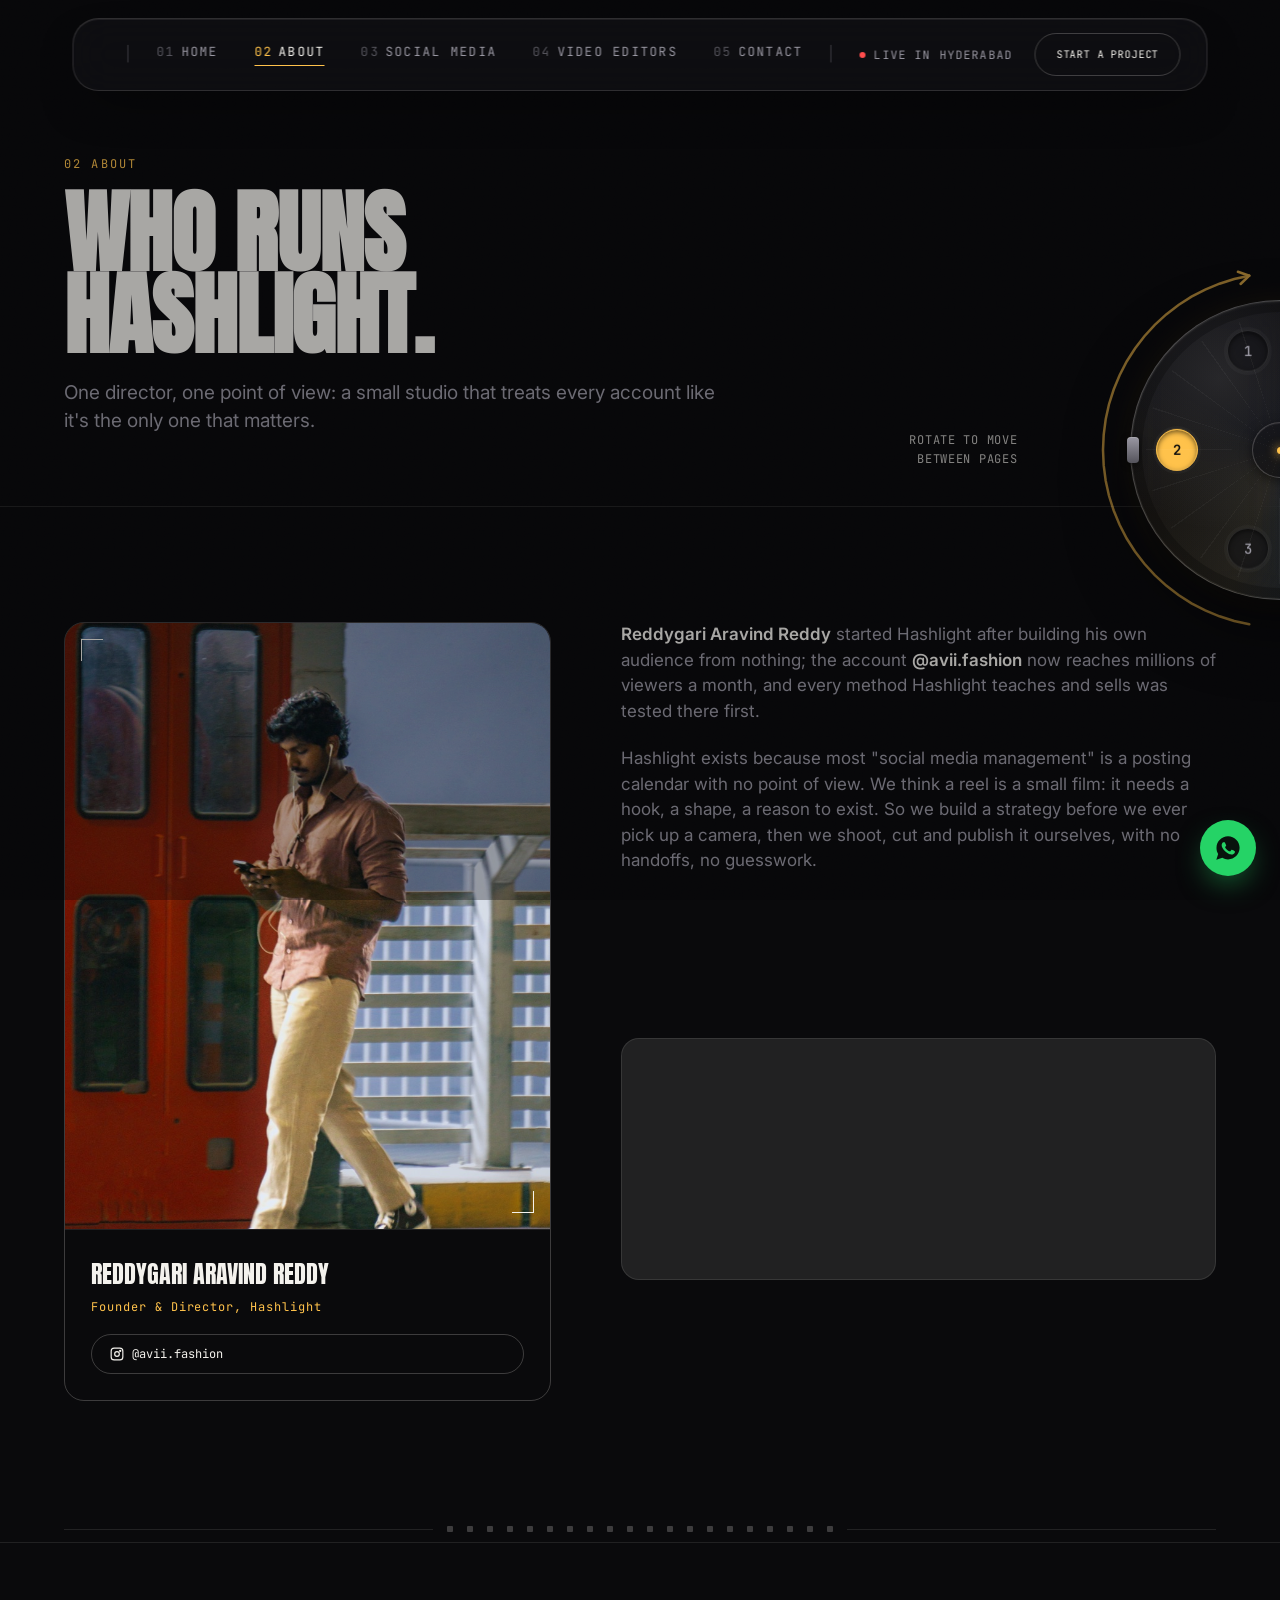
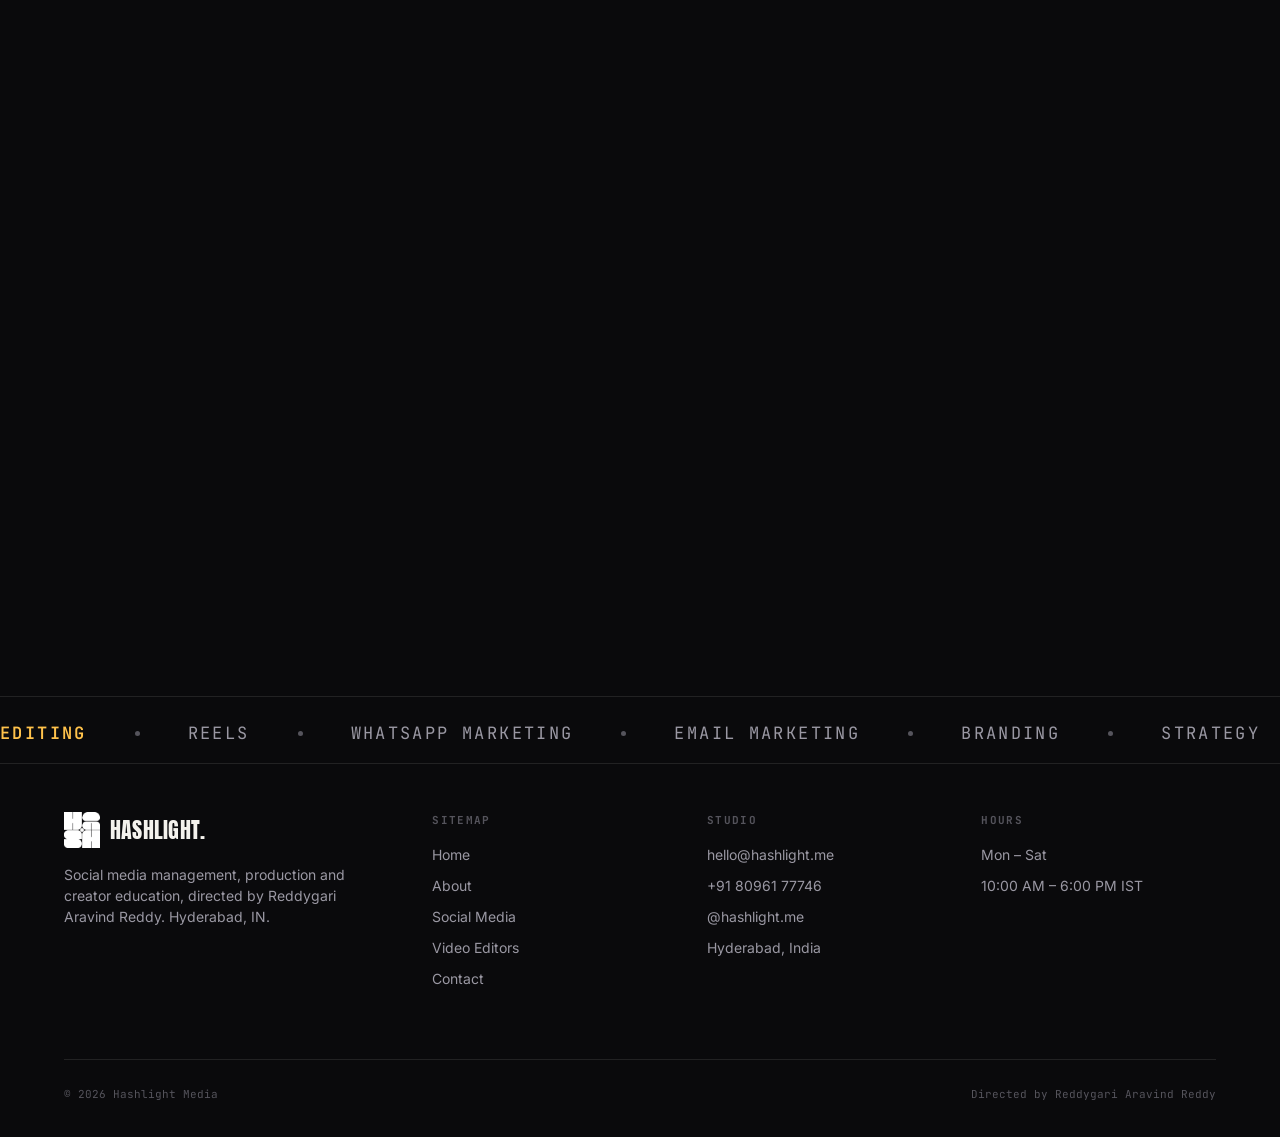
<file: about.html>
<!doctype html>
<html lang="en">
<head>
<meta charset="UTF-8">
<!-- Google Tag Manager -->
<script>(function(w,d,s,l,i){w[l]=w[l]||[];w[l].push({'gtm.start':
new Date().getTime(),event:'gtm.js'});var f=d.getElementsByTagName(s)[0],
j=d.createElement(s),dl=l!='dataLayer'?'&l='+l:'';j.async=true;j.src=
'https://www.googletagmanager.com/gtm.js?id='+i+dl;f.parentNode.insertBefore(j,f);
})(window,document,'script','dataLayer','GTM-NQJWLBSV');</script>
<!-- End Google Tag Manager -->
<!-- Google tag (gtag.js) -->
<script async src="https://www.googletagmanager.com/gtag/js?id=G-N0PJGK31D2"></script>
<script>
  window.dataLayer = window.dataLayer || [];
  function gtag(){dataLayer.push(arguments);}
  gtag('js', new Date());

  gtag('config', 'G-N0PJGK31D2');
</script>
<!-- Meta Pixel Code -->
<script>
!function(f,b,e,v,n,t,s)
{if(f.fbq)return;n=f.fbq=function(){n.callMethod?
n.callMethod.apply(n,arguments):n.queue.push(arguments)};
if(!f._fbq)f._fbq=n;n.push=n;n.loaded=!0;n.version='2.0';
n.queue=[];t=b.createElement(e);t.async=!0;
t.src=v;s=b.getElementsByTagName(e)[0];
s.parentNode.insertBefore(t,s)}(window, document,'script',
'https://connect.facebook.net/en_US/fbevents.js');
fbq('init', '1096933299700600');
fbq('track', 'PageView');
</script>
<noscript><img height="1" width="1" style="display:none"
src="https://www.facebook.com/tr?id=1096933299700600&ev=PageView&noscript=1"
/></noscript>
<!-- End Meta Pixel Code -->
<meta http-equiv="refresh" content="0; url=index.html#about">
<meta name="robots" content="noindex, follow">
<link rel="canonical" href="https://hashlight.me/">
<title>Hashlight — About</title>
</head>
<body>
<!-- Google Tag Manager (noscript) -->
<noscript><iframe src="https://www.googletagmanager.com/ns.html?id=GTM-NQJWLBSV"
height="0" width="0" style="display:none;visibility:hidden"></iframe></noscript>
<!-- End Google Tag Manager (noscript) -->
<p>This page now lives on the homepage — redirecting to <a href="index.html#about">index.html#about</a>.</p>
</body>
</html>
</file>
<file: css/style.css>
/* ==========================================================================
   HASHLIGHT — Social Media Management Studio
   Design tokens: near-black stage, flash-gold + electric-blue duo,
   film-sprocket & timecode motifs throughout.
   ========================================================================== */

@import url('https://fonts.googleapis.com/css2?family=Anton&family=Inter:wght@400;500;600;700;800&family=JetBrains+Mono:wght@400;500;600&display=swap');

/* decorative background gradients — reel tiles (g1-g4) and editor photos (e1-e3) */
.g1{ background:radial-gradient(120% 90% at 15% 0%, rgba(255,194,75,.42), transparent 55%), radial-gradient(120% 90% at 90% 100%, rgba(62,142,255,.32), transparent 55%), linear-gradient(160deg,#1c1c22,#0c0c0f 75%); }
.g2{ background:radial-gradient(120% 90% at 90% 0%, rgba(62,142,255,.4), transparent 55%), radial-gradient(120% 90% at 10% 100%, rgba(255,194,75,.3), transparent 55%), linear-gradient(200deg,#191922,#0c0c0f 75%); }
.g3{ background:radial-gradient(130% 100% at 50% 0%, rgba(255,216,115,.32), transparent 60%), linear-gradient(180deg,#1a1a1f,#0c0c0f 80%); }
.g4{ background:radial-gradient(120% 90% at 20% 100%, rgba(62,142,255,.38), transparent 55%), radial-gradient(120% 90% at 85% 0%, rgba(255,194,75,.28), transparent 55%), linear-gradient(220deg,#1c1c22,#0c0c0f 75%); }
.e1{ background:radial-gradient(120% 90% at 20% 0%, rgba(255,194,75,.4), transparent 55%), linear-gradient(160deg,#1c1c22,#0c0c0f 75%); }
.e2{ background:radial-gradient(120% 90% at 85% 100%, rgba(62,142,255,.38), transparent 55%), linear-gradient(200deg,#191922,#0c0c0f 75%); }
.e3{ background:radial-gradient(130% 100% at 50% 0%, rgba(255,216,115,.3), transparent 60%), linear-gradient(180deg,#1a1a1f,#0c0c0f 80%); }

:root{
  --bg:            #0a0a0c;
  --bg-alt:        #101014;
  --bg-raised:     #17171c;
  --ink:           #f4f2ed;
  --ink-dim:       #9a98a3;
  --ink-faint:     #55545c;
  --gold:          #ffc24b;
  --gold-bright:   #ffd873;
  --blue:          #3e8eff;
  --line:          rgba(244,242,237,0.10);
  --line-strong:   rgba(244,242,237,0.22);

  --display: 'Anton', sans-serif;
  --body:    'Inter', sans-serif;
  --mono:    'JetBrains Mono', monospace;

  --max: 1280px;
  --pad: clamp(20px, 5vw, 64px);
  --ease: cubic-bezier(.16,.84,.32,1);
}

*,*::before,*::after{ box-sizing:border-box; margin:0; padding:0; }
html{ scroll-behavior:smooth; }
html,body{ background:var(--bg); }

body{
  font-family:var(--body);
  color:var(--ink);
  background:var(--bg);
  overflow-x:hidden;
  line-height:1.5;
  -webkit-font-smoothing:antialiased;
}

img,svg{ display:block; max-width:100%; }
a{ color:inherit; text-decoration:none; }
ul{ list-style:none; }
button{ font-family:inherit; cursor:pointer; }
input,textarea{ font-family:inherit; }

::selection{ background:var(--gold); color:#0a0a0c; }

@media (prefers-reduced-motion: reduce){
  *,*::before,*::after{ animation-duration:0.001ms !important; animation-iteration-count:1 !important; transition-duration:0.001ms !important; scroll-behavior:auto !important; }
}

/* ---------- grain overlay ---------- */
.grain{
  position:fixed; inset:0; z-index:2; pointer-events:none; opacity:.05; mix-blend-mode:overlay;
  background-image:url("data:image/svg+xml,%3Csvg xmlns='http://www.w3.org/2000/svg' width='120' height='120'%3E%3Cfilter id='n'%3E%3CfeTurbulence type='fractalNoise' baseFrequency='0.85' numOctaves='2' stitchTiles='stitch'/%3E%3C/filter%3E%3Crect width='100%25' height='100%25' filter='url(%23n)'/%3E%3C/svg%3E");
}

/* ---------- flash cursor spotlight (desktop, fine pointer only) ---------- */
.flash-spot{
  position:fixed; top:0; left:0; width:520px; height:520px; z-index:1; pointer-events:none;
  transform:translate(-50%,-50%);
  background:radial-gradient(circle, rgba(255,194,75,0.10) 0%, rgba(255,194,75,0.04) 35%, transparent 70%);
  opacity:0; transition:opacity .4s var(--ease);
  will-change:transform;
}
.flash-spot.active{ opacity:1; }
@media (pointer:coarse){ .flash-spot{ display:none; } }

/* ---------- focus ---------- */
a:focus-visible, button:focus-visible, input:focus-visible, textarea:focus-visible{
  outline:2px solid var(--gold); outline-offset:3px; border-radius:2px;
}

/* ==========================================================================
   Utility
   ========================================================================== */
.wrap{ max-width:var(--max); margin-inline:auto; padding-inline:var(--pad); }
.eyebrow{
  font-family:var(--mono); font-size:12px; letter-spacing:.18em; text-transform:uppercase;
  color:var(--gold); display:inline-flex; align-items:center;
}
.text-dim{ color:var(--ink-dim); }
.gold{ color:var(--gold); }
.blue-text{ color:var(--blue); }
section{ position:relative; }

.btn{
  display:inline-flex; align-items:center; gap:10px;
  font-family:var(--mono); font-size:13px; letter-spacing:.08em; text-transform:uppercase;
  padding:16px 26px; border-radius:999px; border:1px solid var(--line-strong);
  transition:all .35s var(--ease); white-space:nowrap;
}
.btn-primary{ background:var(--gold); color:#0a0a0c; border-color:var(--gold); font-weight:600; }
.btn-primary:hover{ background:var(--gold-bright); transform:translateY(-2px); box-shadow:0 10px 30px -8px rgba(255,194,75,.5); }
.btn-ghost{ color:var(--ink); background:transparent; }
.btn-ghost:hover{ border-color:var(--gold); color:var(--gold); transform:translateY(-2px); }
.btn svg{ width:14px; height:14px; transition:transform .35s var(--ease); }
.btn:hover svg{ transform:translate(3px,-3px); }

.h1{ font-family:var(--display); text-transform:uppercase; line-height:.92; letter-spacing:-.01em; }
.h2{
  font-family:var(--display); text-transform:uppercase; letter-spacing:-.005em; line-height:.98;
  font-size:clamp(34px,5.2vw,64px);
}
.lede{ font-size:clamp(16px,1.6vw,19px); color:var(--ink-dim); max-width:56ch; }

/* sprocket strip — signature film-reel motif used as section divider */
.sprockets{ height:26px; display:flex; align-items:center; gap:14px; overflow:hidden; padding-inline:var(--pad); }
.sprockets::before, .sprockets::after{ content:''; flex:1; height:1px; background:var(--line); }
.sprockets i{ width:6px; height:6px; border-radius:1px; background:var(--line-strong); flex-shrink:0; }
.sprockets-row{ display:flex; gap:14px; flex-shrink:0; }

/* reveal-on-scroll */
.reveal{ opacity:0; transform:translateY(28px); transition:opacity .9s var(--ease), transform .9s var(--ease); }
.reveal.in{ opacity:1; transform:none; }
.reveal-d1{ transition-delay:.08s; } .reveal-d2{ transition-delay:.16s; } .reveal-d3{ transition-delay:.24s; } .reveal-d4{ transition-delay:.32s; }

/* ==========================================================================
   Nav
   ========================================================================== */
.site-nav{
  position:fixed; top:18px; left:50%; transform:translateX(-50%); z-index:50;
  width:fit-content; max-width:calc(100% - 36px);
  display:flex; align-items:center; justify-content:center; gap:26px;
  padding:14px 26px; border-radius:26px;
  background:rgba(20,20,24,0.5);
  border:1px solid rgba(244,242,237,0.14);
  backdrop-filter:blur(20px) saturate(160%); -webkit-backdrop-filter:blur(20px) saturate(160%);
  box-shadow:0 20px 50px -22px rgba(0,0,0,.7), inset 0 1px 0 rgba(244,242,237,.08);
  transition:background .4s var(--ease), padding .4s var(--ease), box-shadow .4s var(--ease), top .4s var(--ease);
}
.site-nav.scrolled{
  background:rgba(14,14,17,0.72); top:12px; padding-block:11px;
  box-shadow:0 26px 60px -18px rgba(0,0,0,.8), inset 0 1px 0 rgba(244,242,237,.1);
}

.logo{ font-family:var(--display); font-size:22px; letter-spacing:.01em; text-transform:uppercase; display:flex; align-items:center; gap:10px; }
.logo-mark{ width:36px; height:36px; object-fit:contain; display:block; flex-shrink:0; filter:brightness(0) invert(1); }

.nav-sep{ color:var(--ink-faint); font-size:14.7px; line-height:1; opacity:.6; flex-shrink:0; }

.nav-links{ display:flex; align-items:center; gap:36px; }
.nav-links a{
  font-family:var(--mono); font-size:12.6px; letter-spacing:.1em; text-transform:uppercase; color:var(--ink-dim);
  position:relative; padding-bottom:4px; transition:color .3s var(--ease); white-space:nowrap;
}
.nav-links a::before{ content: attr(data-index); color:var(--ink-faint); margin-right:6px; }
.nav-links a::after{ content:''; position:absolute; left:0; bottom:0; height:1px; width:0; background:var(--gold); transition:width .35s var(--ease); }
.nav-links a:hover, .nav-links a.active{ color:var(--ink); }
.nav-links a:hover::after, .nav-links a.active::after{ width:100%; }
.nav-links a.active::before{ color:var(--gold); }

.nav-cta{ display:flex; align-items:center; gap:22px; }
.nav-cta .rec-tag{ font-size:11.55px; text-transform:uppercase; letter-spacing:.1em; }
/* "Start a project" in the top bar — 20% smaller on desktop only
   (mobile has its own separate 25%-smaller rule further down) */
@media (min-width:921px){
  .nav-cta .js-start-project{ font-size:10.4px; padding:12.8px 20.8px; gap:8px; }
  .nav-cta .js-start-project svg{ width:11.2px; height:11.2px; }
}
.rec-tag{ display:flex; align-items:center; gap:8px; font-family:var(--mono); font-size:11px; letter-spacing:.12em; color:var(--ink-dim); white-space:nowrap; }
.rec-dot{ width:6px; height:6px; border-radius:50%; background:#ff4d4d; animation:pulse 1.6s infinite; }
@keyframes pulse{ 0%,100%{ opacity:1; } 50%{ opacity:.25; } }

.nav-toggle{ display:none; flex-direction:column; gap:5px; background:none; border:none; z-index:60; }
.nav-toggle span{ width:24px; height:2px; background:var(--ink); display:block; transition:all .3s var(--ease); }

/* mobile nav */
@media (max-width:920px){
  /* .site-nav normally centers itself with transform:translateX(-50%), but a
     transform on an ancestor becomes the containing block for any
     position:fixed descendant — which made the fixed, inset:0 .nav-links
     menu below size/position itself against the small nav pill instead of
     the full screen, leaving a sliver of it visible even when "closed".
     Centering via left/right+auto-margin instead avoids creating that
     containing block, so the closed menu is fully off-screen. */
  .site-nav{ left:0; right:0; transform:none; margin-inline:auto; }
  .nav-links{
    position:fixed; inset:0; background:var(--bg); flex-direction:column; justify-content:center; align-items:flex-start;
    padding:var(--pad); gap:26px; transform:translateX(100%); transition:transform .5s var(--ease); z-index:55;
  }
  .nav-links.open{ transform:translateX(0); }
  .nav-links a{ font-size:28px; font-family:var(--display); text-transform:uppercase; color:var(--ink); }
  .nav-links a::after{ display:none; }
  .rec-tag{ display:none; }
  .nav-sep{ display:none; }
  .nav-toggle{ display:flex; }
  .nav-toggle.open span:nth-child(1){ transform:rotate(45deg) translate(5px,5px); }
  .nav-toggle.open span:nth-child(2){ opacity:0; }
  .nav-toggle.open span:nth-child(3){ transform:rotate(-45deg) translate(5px,-5px); }

  /* "Start a project" in the top bar — 25% smaller on mobile only */
  .nav-cta .js-start-project{
    font-size:9.75px; padding:12px 19.5px; gap:7.5px;
  }
  .nav-cta .js-start-project svg{ width:10.5px; height:10.5px; }
}

/* ==========================================================================
   Hero
   ========================================================================== */
.hero{
  min-height:100svh; display:flex; flex-direction:column; justify-content:center;
  padding-top:120px; padding-bottom:60px; position:relative;
}
.hero-grid{ display:grid; grid-template-columns:1.3fr .9fr; gap:60px; align-items:center; }
@media (max-width:980px){ .hero-grid{ grid-template-columns:1fr; } }

/* hero eyebrow — two left-aligned lines sitting flush above the headline */
.hero-eyebrow{ display:flex; flex-direction:column; align-items:flex-start; gap:6px; text-align:left; margin-bottom:22px; }
.hero-eyebrow span{
  font-family:var(--mono); font-size:26.4px; letter-spacing:.18em; text-transform:uppercase;
  color:var(--gold); display:inline-flex; align-items:center;
}
/* first line carries the "Hashlight" wordmark — matches .logo's font/weight/color,
   sized 20% up from the original 22px since it now stands in for the nav text */
.hero-eyebrow span:first-child{
  font-family:var(--display); font-size:26.4px; letter-spacing:.01em;
  color:var(--ink);
}

.hero-title{ font-size:clamp(52px, 8.4vw, 118px); }
.hero-title .flash{
  background:linear-gradient(100deg, var(--gold-bright) 20%, var(--gold) 40%, var(--blue) 65%, var(--gold-bright) 85%);
  background-size:300% 100%;
  -webkit-background-clip:text; background-clip:text; color:transparent;
  animation:sheen 7s ease-in-out infinite;
}
@keyframes sheen{ 0%{ background-position:0% 0; } 50%{ background-position:100% 0; } 100%{ background-position:0% 0; } }

.hero-sub{ margin-top:26px; }
.hero-actions{ display:flex; gap:16px; margin-top:38px; flex-wrap:wrap; }

/* reel mock card */
.reel-card{
  position:relative; aspect-ratio:9/13; border-radius:22px; overflow:hidden;
  border:1px solid var(--line-strong);
  background:
    radial-gradient(120% 90% at 20% 0%, rgba(62,142,255,.35), transparent 55%),
    radial-gradient(120% 90% at 85% 100%, rgba(255,194,75,.35), transparent 55%),
    linear-gradient(160deg, #1a1a20, #0c0c0f 70%);
  box-shadow:0 40px 80px -30px rgba(0,0,0,.7);
  animation:float 6s ease-in-out infinite;
}
@keyframes float{ 0%,100%{ transform:translateY(0); } 50%{ transform:translateY(-14px); } }
.reel-video{ position:absolute; inset:0; width:100%; height:100%; object-fit:cover; background:transparent; }
.reel-card .grid-lines{ position:absolute; inset:0; background-image:linear-gradient(var(--line) 1px, transparent 1px), linear-gradient(90deg, var(--line) 1px, transparent 1px); background-size:100% 33.33%, 33.33% 100%; opacity:.5; pointer-events:none; }
.reel-top{ position:absolute; top:18px; left:18px; right:18px; display:flex; justify-content:space-between; align-items:center; font-family:var(--mono); font-size:11px; color:var(--ink-dim); letter-spacing:.08em; pointer-events:none; }
.reel-top .rec-tag{ color:#ff8f8f; }
.reel-play{
  position:absolute; top:50%; left:50%; transform:translate(-50%,-50%);
  width:64px; height:64px; border-radius:50%; background:rgba(244,242,237,.08); backdrop-filter:blur(6px);
  border:1px solid var(--line-strong); display:flex; align-items:center; justify-content:center;
  transition:background .3s var(--ease), opacity .3s var(--ease); z-index:1;
}
.reel-play:hover{ background:rgba(244,242,237,.16); }
.reel-play svg{ width:20px; height:20px; }
.reel-play .icon-play{ margin-left:3px; }
.reel-play .icon-pause{ display:none; }
.reel-play.is-playing{ opacity:0; }
.reel-play.is-playing:hover{ opacity:1; }
.reel-play.is-playing .icon-play{ display:none; }
.reel-play.is-playing .icon-pause{ display:block; margin-left:0; }
.reel-bottom{ position:absolute; bottom:18px; left:18px; right:18px; pointer-events:none; }
.reel-bottom .handle{ font-family:var(--mono); font-size:12px; color:var(--gold); margin-bottom:6px; }
.reel-bottom .caption{ font-size:14px; font-weight:600; }
.reel-stats{ display:flex; gap:16px; margin-top:10px; font-family:var(--mono); font-size:11px; color:var(--ink-dim); }

.scroll-cue{ position:absolute; bottom:28px; right:var(--pad); display:flex; align-items:center; gap:12px; font-family:var(--mono); font-size:12px; color:var(--ink-faint); }
.scroll-cue .track{ width:1px; height:40px; background:var(--line-strong); position:relative; overflow:hidden; }
.scroll-cue .track::after{ content:''; position:absolute; top:0; left:0; width:100%; height:14px; background:var(--gold); animation:cue 2s ease-in-out infinite; }
@keyframes cue{ 0%{ transform:translateY(-100%); } 100%{ transform:translateY(140%); } }
@media (max-width:640px){ .scroll-cue{ display:none; } }

/* ==========================================================================
   Marquee ticker
   ========================================================================== */
.ticker-wrap{
  border-top:1px solid var(--line); border-bottom:1px solid var(--line); overflow:hidden; padding:18.7px 0;
  background:rgba(16,16,20,.45);
  backdrop-filter:blur(16px) saturate(150%); -webkit-backdrop-filter:blur(16px) saturate(150%);
}
.ticker{ display:flex; width:max-content; animation:tick 32s linear infinite; }
.ticker span{
  font-family:var(--mono); font-size:14px; letter-spacing:.14em; text-transform:uppercase; color:var(--ink-dim);
  padding-right:36px; display:flex; align-items:center; gap:36px; white-space:nowrap;
}
.ticker span b, .footer-platforms-track span b{ color:var(--gold); font-weight:600; }
.ticker span i, .footer-platforms-track span i{ width:5px; height:5px; border-radius:50%; background:var(--ink-faint); display:inline-block; }
@keyframes tick{ from{ transform:translateX(0); } to{ transform:translateX(-50%); } }

/* ==========================================================================
   Stats
   ========================================================================== */
.stats{ padding-block:clamp(60px,8vw,110px); border-bottom:1px solid var(--line); }
.stats-grid{ display:grid; grid-template-columns:repeat(3,1fr); gap:40px; }
@media (max-width:760px){ .stats-grid{ grid-template-columns:1fr; gap:36px; } }
.stat-num{ font-family:var(--display); font-size:clamp(48px,6vw,76px); color:var(--ink); line-height:1; }
.stat-label{ font-family:var(--mono); font-size:12px; letter-spacing:.1em; text-transform:uppercase; color:var(--ink-dim); margin-top:12px; }

/* ==========================================================================
   Services (bento)
   ========================================================================== */
.services{ padding-block:clamp(80px,10vw,140px); }
.section-head{ display:flex; justify-content:space-between; align-items:flex-end; gap:30px; margin-bottom:56px; flex-wrap:wrap; }
.section-head > div{ display:flex; flex-direction:column; gap:16px; align-items:flex-start; }
.services-grid{ display:grid; grid-template-columns:repeat(3,1fr); gap:1px; background:var(--line); border:1px solid var(--line); border-radius:20px; overflow:hidden; }
@media (max-width:980px){ .services-grid{ grid-template-columns:repeat(2,1fr); } }
@media (max-width:560px){ .services-grid{ grid-template-columns:1fr; } }
.service-card{ background:var(--bg); padding:38px 30px; min-height:280px; display:flex; flex-direction:column; justify-content:space-between; transition:background .4s var(--ease); position:relative; overflow:hidden; }
.service-card::before{ content:''; position:absolute; inset:0; background:linear-gradient(160deg, rgba(255,194,75,.10), transparent 60%); opacity:0; transition:opacity .4s var(--ease); }
.service-card:hover{ background:var(--bg-raised); }
.service-card:hover::before{ opacity:1; }
.service-index{ font-family:var(--mono); font-size:13px; color:var(--gold); }
.service-title{ font-family:var(--display); font-size:22px; text-transform:uppercase; margin-top:50px; letter-spacing:.01em; }
.service-desc{ font-size:14px; color:var(--ink-dim); margin-top:14px; }

/* ==========================================================================
   Link-teaser rows (index page pillars)
   ========================================================================== */
.pillars{ border-top:1px solid var(--line); }
.pillar{
  display:flex; align-items:center; justify-content:space-between; padding:38px var(--pad);
  border-bottom:1px solid var(--line); position:relative; overflow:hidden; transition:padding-left .4s var(--ease);
}
.pillar::before{ content:''; position:absolute; left:0; top:0; bottom:0; width:0; background:var(--gold); transition:width .4s var(--ease); }
.pillar:hover{ padding-left:calc(var(--pad) + 18px); }
.pillar:hover::before{ width:4px; }
.pillar-left{ display:flex; align-items:baseline; gap:24px; }
.pillar-title{ font-family:var(--display); font-size:clamp(26px,4vw,44px); text-transform:uppercase; transition:color .3s var(--ease); }
.pillar:hover .pillar-title{ color:var(--gold); }
.pillar-sub{ font-family:var(--mono); font-size:12px; color:var(--ink-dim); display:none; }
@media (min-width:760px){ .pillar-sub{ display:block; } }
.pillar-arrow{ width:44px; height:44px; border-radius:50%; border:1px solid var(--line-strong); display:flex; align-items:center; justify-content:center; flex-shrink:0; transition:all .35s var(--ease); }
.pillar:hover .pillar-arrow{ background:var(--gold); border-color:var(--gold); transform:rotate(45deg); }
.pillar-arrow svg{ width:16px; height:16px; }
.pillar:hover .pillar-arrow svg{ color:#0a0a0c; }

/* ==========================================================================
   CTA band
   ========================================================================== */
.cta-band{ padding-block:clamp(90px,12vw,160px); text-align:center; border-top:1px solid var(--line); }
.cta-title{ font-size:clamp(48px,9vw,120px); }
.cta-band .lede{ margin-inline:auto; text-align:center; margin-top:20px; }
.cta-band .btn{ margin-top:40px; }

/* ==========================================================================
   Footer
   ========================================================================== */
.site-footer{ border-top:1px solid var(--line); padding-block:24px 34px; }
/* on mobile the dial anchors off the bottom edge and pokes up ~80-100px,
   which otherwise sits right on top of the copyright line below */
@media (max-width:920px){ .site-footer{ padding-bottom:120px; } }

/* floating WhatsApp button — lives in the footer's markup (so it survives
   the page-panel split, since footer is never hidden) but is fixed to the
   viewport so it's visible on every page, not just when scrolled to the bottom */
.whatsapp-float{
  position:fixed; right:24px; bottom:24px; z-index:60;
  width:56px; height:56px; border-radius:50%; background:#25D366; color:#08130d;
  display:flex; align-items:center; justify-content:center;
  box-shadow:0 12px 30px -8px rgba(37,211,102,.55);
  transition:transform .3s var(--ease), box-shadow .3s var(--ease);
}
.whatsapp-float:hover{ transform:translateY(-3px) scale(1.05); box-shadow:0 16px 36px -6px rgba(37,211,102,.65); }
.whatsapp-float svg{ width:28px; height:28px; }
@media (max-width:640px){ .whatsapp-float{ right:16px; bottom:16px; width:50px; height:50px; } .whatsapp-float svg{ width:24px; height:24px; } }

/* rolling platforms banner — reuses the hero ticker's marquee animation */
.footer-platforms{
  overflow:hidden; padding-bottom:16px; margin-bottom:48px; border-bottom:1px solid var(--line);
  width:100vw; margin-left:calc(50% - 50vw); margin-right:calc(50% - 50vw);
}
.footer-platforms-track{ display:flex; width:max-content; animation:tick 85.5s linear infinite; }
.footer-platforms-track > span{
  display:flex; align-items:center; gap:48px; padding-right:48px; white-space:nowrap;
  font-family:var(--mono); font-size:17px; letter-spacing:.14em; text-transform:uppercase; color:var(--ink-dim);
}
.footer-platform-item{
  display:inline-flex; align-items:center; gap:10px;
  font-family:var(--mono); font-size:14px; letter-spacing:.08em; text-transform:uppercase; color:var(--ink-dim);
}
.footer-platform-item svg{ width:20px; height:20px; flex-shrink:0; }
.footer-grid{ display:grid; grid-template-columns:1.4fr repeat(3,1fr); gap:40px; }
@media (max-width:820px){ .footer-grid{ grid-template-columns:1fr 1fr; } }
@media (max-width:560px){ .footer-grid{ grid-template-columns:1fr; } }
.footer-brand .logo{ margin-bottom:16px; }
.footer-brand p{ color:var(--ink-dim); font-size:14px; max-width:32ch; }
.footer-col h4{ font-family:var(--mono); font-size:11px; letter-spacing:.12em; text-transform:uppercase; color:var(--ink-faint); margin-bottom:16px; }
.footer-col a, .footer-col p{ display:block; font-size:14px; color:var(--ink-dim); margin-bottom:10px; transition:color .25s; }
.footer-col a:hover{ color:var(--gold); }
.footer-bottom{ margin-top:60px; padding-top:26px; border-top:1px solid var(--line); display:flex; justify-content:space-between; align-items:center; font-family:var(--mono); font-size:11px; color:var(--ink-faint); flex-wrap:wrap; gap:12px; }

/* ==========================================================================
   Page hero (inner pages)
   ========================================================================== */
.page-hero{ padding-top:150px; padding-bottom:70px; border-bottom:1px solid var(--line); }
.page-hero .h1{ font-size:clamp(44px,7vw,90px); margin-top:18px; }
.page-hero .lede{ margin-top:22px; }

/* ==========================================================================
   About page
   ========================================================================== */
.about-grid{ display:grid; grid-template-columns:.9fr 1.1fr; gap:70px; padding-block:clamp(70px,9vw,120px); align-items:start; }
@media (max-width:920px){ .about-grid{ grid-template-columns:1fr; gap:50px; } }
.director-card{ border:1px solid var(--line-strong); border-radius:20px; overflow:hidden; position:sticky; top:120px; }
/* sticky only makes sense in the two-column layout — in the stacked
   single-column mobile layout it floats over the copy below while scrolling */
@media (max-width:920px){ .director-card{ position:static; } }
.director-photo{ aspect-ratio:4/5; background:
    radial-gradient(120% 90% at 15% 0%, rgba(255,194,75,.4), transparent 55%),
    radial-gradient(120% 90% at 90% 100%, rgba(62,142,255,.35), transparent 55%),
    linear-gradient(160deg,#1c1c22,#0c0c0f 75%);
  display:flex; align-items:flex-end; padding:26px; position:relative; overflow:hidden; }
.director-photo-img{ position:absolute; inset:0; width:100%; height:100%; object-fit:cover; }
.director-photo .frame-corner{ position:absolute; width:22px; height:22px; border-color:var(--ink-dim); z-index:1; }
.director-photo .tl{ top:16px; left:16px; border-top:1px solid; border-left:1px solid; }
.director-photo .br{ bottom:16px; right:16px; border-bottom:1px solid; border-right:1px solid; }
.director-info{ padding:26px; border-top:1px solid var(--line); }
.director-info .name{ font-family:var(--display); font-size:24px; text-transform:uppercase; }
.director-info .role{ font-family:var(--mono); font-size:12px; color:var(--gold); margin-top:6px; letter-spacing:.08em; }

.about-copy p{ font-size:17px; color:var(--ink-dim); margin-bottom:22px; max-width:62ch; }
.about-copy p b{ color:var(--ink); font-weight:600; }

.values{ display:grid; grid-template-columns:repeat(3,1fr); gap:1px; background:var(--line); border:1px solid var(--line); border-radius:18px; overflow:hidden; margin-top:40px; }
@media (max-width:760px){ .values{ grid-template-columns:1fr; } }
.value-card{ background:var(--bg); padding:28px; }
.value-card .num{ font-family:var(--mono); color:var(--gold); font-size:12px; }
.value-card h5{ font-family:var(--display); text-transform:uppercase; font-size:18px; margin-top:16px; }
.value-card p{ font-size:13px; color:var(--ink-dim); margin-top:10px; }

.timeline{ padding-block:clamp(60px,8vw,110px); border-top:1px solid var(--line); }
.tl-row{ display:grid; grid-template-columns:120px 1fr; gap:30px; padding-block:26px; border-bottom:1px solid var(--line); }
.tl-row .yr{ font-family:var(--mono); color:var(--gold); font-size:14px; }
.tl-row h5{ font-family:var(--display); text-transform:uppercase; font-size:20px; }
.tl-row p{ color:var(--ink-dim); font-size:14px; margin-top:6px; max-width:56ch; }

/* ==========================================================================
   Social Media page — reel grid
   ========================================================================== */
.social-cta{ display:flex; align-items:center; justify-content:space-between; gap:24px; flex-wrap:wrap; padding-block:40px; border-bottom:1px solid var(--line); }
.ig-handle{ display:flex; align-items:center; gap:14px; }
.ig-icon{ width:44px; height:44px; border-radius:12px; background:linear-gradient(135deg,var(--gold),var(--blue)); display:flex; align-items:center; justify-content:center; }
.ig-icon svg{ width:22px; height:22px; color:#0a0a0c; }

.reel-grid{ display:grid; grid-template-columns:repeat(4,1fr); gap:22px; padding-block:clamp(50px,7vw,90px); }
@media (max-width:980px){ .reel-grid{ grid-template-columns:repeat(2,1fr); } }
@media (max-width:560px){ .reel-grid{ grid-template-columns:1fr; } }
.reel-tile{
  aspect-ratio:9/16; border-radius:16px; overflow:hidden; position:relative; border:1px solid var(--line);
  transition:transform .45s var(--ease), border-color .45s var(--ease);
}
.reel-tile:hover{ transform:translateY(-8px); border-color:var(--line-strong); }
.reel-tile .bg{ position:absolute; inset:0; }
/* always visible — shows its first loaded frame as a thumbnail at rest,
   then simply starts moving on hover, no fade needed */
.reel-tile-video{ position:absolute; inset:0; width:100%; height:100%; object-fit:cover; background:transparent; }
.reel-tile .overlay{ position:absolute; inset:0; background:linear-gradient(to top, rgba(0,0,0,.75) 0%, rgba(0,0,0,0) 45%); }
.reel-tile .meta{ position:absolute; bottom:14px; left:14px; right:14px; }
.reel-tile .views{ font-family:var(--mono); font-size:11px; color:var(--gold-bright); }
.reel-tile .cap{ font-size:13px; font-weight:600; margin-top:4px; }

.tag{ font-family:var(--mono); font-size:10px; letter-spacing:.06em; text-transform:uppercase; color:var(--ink-dim); border:1px solid var(--line-strong); border-radius:999px; padding:4px 10px; }

/* ==========================================================================
   Video editors page
   ========================================================================== */
.editors-grid{ display:grid; grid-template-columns:repeat(2,1fr); gap:26px; padding-block:clamp(50px,7vw,90px); max-width:760px; margin-inline:auto; }
@media (max-width:600px){ .editors-grid{ grid-template-columns:1fr; } }
.editor-card{ border:1px solid var(--line); border-radius:18px; overflow:hidden; transition:border-color .35s var(--ease), transform .35s var(--ease); }
.editor-card:hover{ border-color:var(--line-strong); transform:translateY(-6px); }
.editor-photo{ aspect-ratio:1; position:relative; }
.editor-photo .played{ position:absolute; inset:0; display:flex; align-items:center; justify-content:center; opacity:0; transition:opacity .3s; background:rgba(0,0,0,.35); }
.editor-card:hover .played{ opacity:1; }
.editor-info{ padding:22px; border-top:1px solid var(--line); }
.editor-info .name{ font-family:var(--display); font-size:19px; text-transform:uppercase; }
.editor-info .role{ font-family:var(--mono); font-size:11px; color:var(--gold); margin-top:4px; letter-spacing:.06em; }
.editor-info .desc{ font-size:13px; color:var(--ink-dim); margin-top:12px; }
.editor-skills{ display:flex; gap:6px; margin-top:14px; flex-wrap:wrap; }

/* ==========================================================================
   Contact page
   ========================================================================== */
.contact-grid{ display:grid; grid-template-columns:1fr 1fr; gap:70px; padding-block:clamp(60px,8vw,110px); }
@media (max-width:920px){ .contact-grid{ grid-template-columns:1fr; gap:50px; } }

.contact-info-block{ margin-bottom:44px; }
.contact-info-block .label{ font-family:var(--mono); font-size:11px; letter-spacing:.1em; text-transform:uppercase; color:var(--ink-faint); margin-bottom:10px; }
.contact-info-block a, .contact-info-block p{ font-family:var(--display); font-size:clamp(22px,2.6vw,32px); text-transform:uppercase; }
.contact-info-block a{ transition:color .3s; }
.contact-info-block a:hover{ color:var(--gold); }
.social-row{ display:flex; gap:14px; margin-top:30px; }
.social-chip{ display:flex; align-items:center; gap:8px; border:1px solid var(--line-strong); border-radius:999px; padding:10px 18px; font-family:var(--mono); font-size:12px; transition:all .3s var(--ease); }
.social-chip:hover{ border-color:var(--gold); color:var(--gold); }

.form-note{ font-family:var(--mono); font-size:12px; color:var(--ink-faint); margin-top:10px; }

/* whatsapp CTA card */
.whatsapp-card{
  border:1px solid var(--line-strong); border-radius:22px; padding:clamp(30px,4vw,46px);
  background:
    radial-gradient(120% 90% at 100% 0%, rgba(37,211,102,.14), transparent 55%),
    radial-gradient(120% 90% at 0% 100%, rgba(255,194,75,.12), transparent 55%),
    linear-gradient(160deg,#151519,#0c0c0f 75%);
  position:relative; overflow:hidden;
}
.whatsapp-icon{
  width:56px; height:56px; border-radius:16px; background:#25D366; color:#0a0a0c;
  display:flex; align-items:center; justify-content:center; margin-bottom:26px;
}
.whatsapp-icon svg{ width:28px; height:28px; }
.whatsapp-title{ font-family:var(--display); text-transform:uppercase; font-size:clamp(28px,3.6vw,40px); line-height:1; margin-top:14px; }
.whatsapp-card .lede{ margin-top:18px; max-width:44ch; }
.whatsapp-btn{ margin-top:32px; background:#25D366; border-color:#25D366; color:#08130d; }
.whatsapp-btn:hover{ background:#2fe077; box-shadow:0 10px 30px -8px rgba(37,211,102,.5); }
.whatsapp-card .form-note{ margin-top:16px; }

/* ==========================================================================
   Page panels — each dial section, plus the page-local content around it,
   is grouped (at runtime, in script.js) into its own panel. Only the active
   one is ever in the document flow, so pages have a real end and never
   scroll into one another — switching pages is a jump, not a scroll.
   ========================================================================== */
.page-panel{ display:none; }
.page-panel.active{ display:block; }

/* ==========================================================================
   Telephone-dial section navigator — an actual rotary dial: drag it around
   and it spins (numbers included) until you let go, snapping to whichever
   digit lands on the fixed finger-stop, which becomes the active page. No
   click-to-jump on the numbers themselves — drag-and-release only. Desktop
   anchors the dial off the right edge (stop at the leftmost point); mobile
   anchors it off the bottom edge (stop at the top point) — same widget,
   repositioned.
   ========================================================================== */
.tel-dial{ position:fixed; inset:0; z-index:45; pointer-events:none; }

.tel-dial-face{
  position:fixed; right:-150px; top:50%; transform:translateY(-50%);
  width:300px; height:300px; z-index:45;
  pointer-events:auto; touch-action:none; cursor:grab;
}
.tel-dial-face:active{ cursor:grabbing; }
@media (max-width:920px){
  .tel-dial-face{
    right:auto; left:50%; top:auto; bottom:-150px; transform:translateX(-50%);
    width:230px; height:230px;
  }
}
.tel-dial-face::before{
  content:''; position:absolute; inset:0; border-radius:50%;
  background:
    conic-gradient(from 200deg, rgba(255,216,115,.10), transparent 28%, transparent 68%, rgba(62,142,255,.09), rgba(255,216,115,.10)),
    radial-gradient(circle at 30% 26%, rgba(244,242,237,.11), transparent 50%),
    radial-gradient(circle at 76% 82%, rgba(62,142,255,.06), transparent 60%),
    linear-gradient(160deg, rgba(23,23,28,.55), rgba(12,12,15,.55) 78%);
  border:1px solid var(--line-strong);
  backdrop-filter:blur(20px) saturate(160%); -webkit-backdrop-filter:blur(20px) saturate(160%);
  box-shadow:
    0 30px 80px -20px rgba(0,0,0,.75),
    0 0 44px -12px rgba(255,194,75,.10),
    inset 0 0 0 1px rgba(244,242,237,.06),
    inset 0 0 0 11px rgba(0,0,0,.24),
    inset 0 2px 3px rgba(244,242,237,.05);
  transition:box-shadow .3s var(--ease);
}
.tel-dial-face:hover::before{
  box-shadow:
    0 30px 80px -20px rgba(0,0,0,.75),
    0 0 56px -10px rgba(255,194,75,.18),
    inset 0 0 0 1px rgba(244,242,237,.08),
    inset 0 0 0 11px rgba(0,0,0,.24),
    inset 0 2px 3px rgba(244,242,237,.05);
}
.tel-dial-face::after{
  content:''; position:absolute; inset:16px; border-radius:50%; pointer-events:none;
  background:repeating-conic-gradient(from 0deg, rgba(244,242,237,.06) 0deg .6deg, transparent .6deg 18deg);
  opacity:.7;
  animation:dial-idle-spin 50s linear infinite;
}
@keyframes dial-idle-spin{ to{ transform:rotate(360deg); } }

.tel-dial-ring{ position:absolute; inset:0; pointer-events:none; will-change:transform; }

/* finger holes — set inward from the rim (not sitting on the dial's edge
   line) so they read as holes drilled into the face; they revolve AND tilt
   together with the ring's rotation, like numbers printed on a spinning disc */
.tel-dial-hole{
  position:absolute; width:42px; height:42px; margin:-21px 0 0 -21px; border-radius:50%;
  background:rgba(16,16,20,.5); border:1px solid var(--line); color:var(--ink-dim);
  backdrop-filter:blur(10px); -webkit-backdrop-filter:blur(10px);
  font-family:var(--mono); font-size:14px; font-weight:500;
  display:flex; align-items:center; justify-content:center;
  box-shadow:
    inset 0 2px 5px rgba(0,0,0,.55), inset 0 -1px 0 rgba(244,242,237,.05),
    0 0 0 3px rgba(244,242,237,.03);
  transition:background .3s var(--ease), border-color .3s var(--ease), color .3s var(--ease), box-shadow .3s var(--ease);
  pointer-events:none;
}
.tel-dial-hole.active{
  background:var(--gold); border-color:var(--gold); color:#0a0a0c; font-weight:600;
  animation:hole-pulse 2.4s ease-in-out infinite;
}
@keyframes hole-pulse{
  0%,100%{ box-shadow:0 4px 16px -4px rgba(255,194,75,.6), 0 0 0 3px rgba(255,194,75,.08); }
  50%{ box-shadow:0 4px 26px -2px rgba(255,194,75,.85), 0 0 0 5px rgba(255,194,75,.14); }
}
@media (max-width:920px){
  .tel-dial-hole{ width:34px; height:34px; margin:-17px 0 0 -17px; font-size:12px; }
}

.tel-dial-hub{
  position:absolute; left:50%; top:50%; width:56px; height:56px; margin:-28px 0 0 -28px;
  border-radius:50%; pointer-events:none;
  background:linear-gradient(160deg, rgba(23,23,28,.6), rgba(12,12,15,.6) 80%);
  border:1px solid var(--line-strong);
  backdrop-filter:blur(12px); -webkit-backdrop-filter:blur(12px);
  box-shadow:0 4px 12px rgba(0,0,0,.5), inset 0 1px 0 rgba(244,242,237,.07);
  display:flex; align-items:center; justify-content:center;
}
.tel-dial-hub::before{
  content:''; width:7px; height:7px; border-radius:50%;
  background:var(--gold); box-shadow:0 0 10px 2px rgba(255,194,75,.45);
}
@media (max-width:920px){ .tel-dial-hub{ width:44px; height:44px; margin:-22px 0 0 -22px; } }

/* the mechanical finger-stop — fixed, does not rotate with the ring; marks
   the spot a hole must reach to register as the active page */
.tel-dial-stop{
  position:absolute; width:12px; height:26px; margin-top:-13px; left:-3px; top:50%;
  border-radius:4px; pointer-events:none;
  background:linear-gradient(180deg, var(--ink-dim), var(--ink-faint));
  box-shadow:0 2px 6px rgba(0,0,0,.5), inset 0 1px 0 rgba(244,242,237,.18);
}
@media (max-width:920px){
  .tel-dial-stop{ left:50%; top:-3px; margin-top:0; margin-left:-13px; width:26px; height:12px; }
}

/* jump-cut veil — dial/nav navigation "opens" a section instead of scrolling past
   it. Sits below the dial (z-index 45) so the ring keeps rotating, visible,
   through the transition — only the page content underneath gets covered. */
.page-transition-veil{
  position:fixed; inset:0; z-index:42; background:var(--bg);
  opacity:0; pointer-events:none; transition:opacity .18s ease;
}
.page-transition-veil.show{ opacity:1; transition:opacity .22s ease; }

/* first-visit tutorial — thin dark layer, dial pokes through (z-index 45 > 40) */
.tutorial-overlay{
  position:fixed; inset:0; z-index:40; background:rgba(6,6,8,.6);
  opacity:0; visibility:hidden; pointer-events:none;
  transition:opacity .5s var(--ease), visibility 0s linear .5s;
}
.tutorial-overlay.show{
  opacity:1; visibility:visible; pointer-events:auto;
  transition:opacity .5s var(--ease), visibility 0s linear 0s;
}
/* arc + caption are positioned in JS from the dial's live bounding box, so
   they always hug the actual dial regardless of its current size/anchor */
.tutorial-arc-svg{ position:fixed; left:0; top:0; pointer-events:none; overflow:visible; }
.tutorial-arc-path{ fill:none; stroke:var(--gold); stroke-width:2.5; stroke-linecap:round; opacity:.9; }
.tutorial-arc-head{ fill:none; stroke:var(--gold); stroke-width:2.5; stroke-linecap:round; stroke-linejoin:round; }
.tutorial-caption{
  position:fixed; width:150px; transform:translate(-100%,-50%); text-align:right;
  font-family:var(--mono); font-size:12px; letter-spacing:.06em; text-transform:uppercase;
  color:var(--ink); line-height:1.6; pointer-events:none;
}
@media (max-width:920px){
  .tutorial-caption{ width:200px; transform:translate(-50%,-100%); text-align:center; }
}

/* ==========================================================================
   "Start a project" intake modal
   ========================================================================== */
.field{ margin-bottom:24px; }
.field label{ display:block; font-family:var(--mono); font-size:11px; letter-spacing:.1em; text-transform:uppercase; color:var(--ink-dim); margin-bottom:10px; }
.field input, .field select{
  width:100%; background:transparent; border:none; border-bottom:1px solid var(--line-strong);
  padding:12px 2px; color:var(--ink); font-size:16px; transition:border-color .3s var(--ease);
}
.field select option{ background:var(--bg-raised); }
.field input:focus, .field select:focus{ border-color:var(--gold); outline:none; }
.field input::placeholder{ color:var(--ink-faint); }

.modal-overlay{
  position:fixed; inset:0; z-index:80; display:flex; align-items:center; justify-content:center;
  padding:var(--pad); background:rgba(6,6,8,.72); backdrop-filter:blur(6px);
  opacity:0; visibility:hidden; transition:opacity .3s var(--ease), visibility 0s linear .3s;
}
.modal-overlay.open{ opacity:1; visibility:visible; transition:opacity .3s var(--ease), visibility 0s linear 0s; }
.modal-card{
  position:relative; width:100%; max-width:460px; max-height:88vh; overflow-y:auto;
  background:linear-gradient(160deg,#151519,#0c0c0f 78%); border:1px solid var(--line-strong);
  border-radius:22px; box-shadow:0 40px 90px -30px rgba(0,0,0,.8);
  transform:translateY(18px) scale(.98); transition:transform .35s cubic-bezier(.34,1.15,.4,1);
}
.modal-overlay.open .modal-card{ transform:translateY(0) scale(1); }
.modal-body{ padding:clamp(30px,4vw,46px); }
.modal-close{
  position:absolute; top:18px; right:18px; width:36px; height:36px; border-radius:50%;
  background:var(--bg-alt); border:1px solid var(--line); color:var(--ink-dim);
  display:flex; align-items:center; justify-content:center; transition:all .3s var(--ease);
}
.modal-close:hover{ border-color:var(--gold); color:var(--gold); }
.modal-close svg{ width:16px; height:16px; }
.modal-title{ font-family:var(--display); text-transform:uppercase; font-size:clamp(26px,3.6vw,36px); line-height:1; margin-top:14px; margin-bottom:28px; }
.modal-body .btn{ width:100%; justify-content:center; margin-top:6px; }
.modal-confirm{ text-align:center; padding-block:20px; }
.modal-confirm-icon{
  width:56px; height:56px; border-radius:50%; background:rgba(255,194,75,.12); color:var(--gold);
  display:flex; align-items:center; justify-content:center; margin:0 auto 22px;
}
.modal-confirm-icon svg{ width:26px; height:26px; }
.modal-confirm-text{ font-size:17px; line-height:1.5; }
.modal-confirm .modal-done{ margin-top:26px; }

.reel-embed-fallback{ display:block; text-align:center; padding:12px; }

/* inline portfolio preview — for editor sites that allow being framed */
.portfolio-modal-card{ max-width:900px; width:92vw; padding:0; background:#000; border-color:var(--line); }
.portfolio-embed-wrap{ height:min(80vh, 700px); }
.portfolio-embed-wrap iframe{ width:100%; height:100%; border:0; display:block; }
</file>
